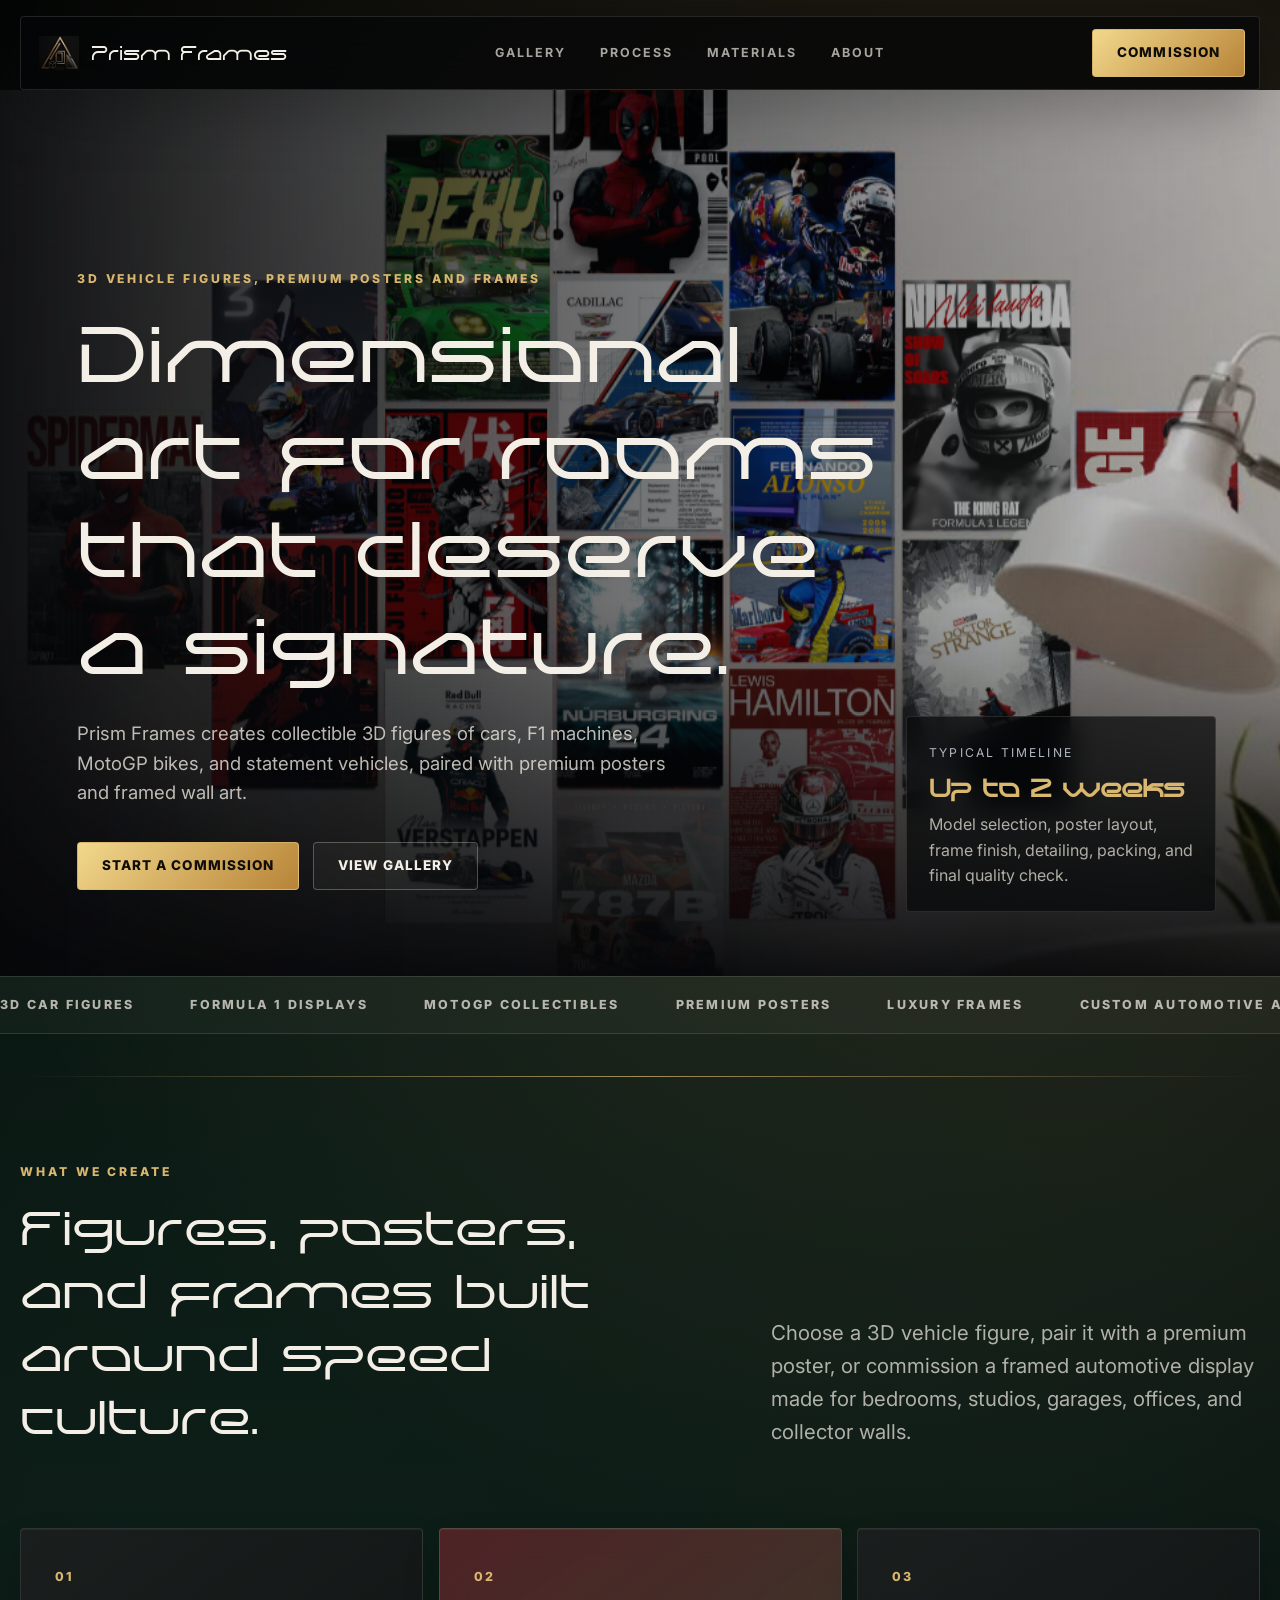
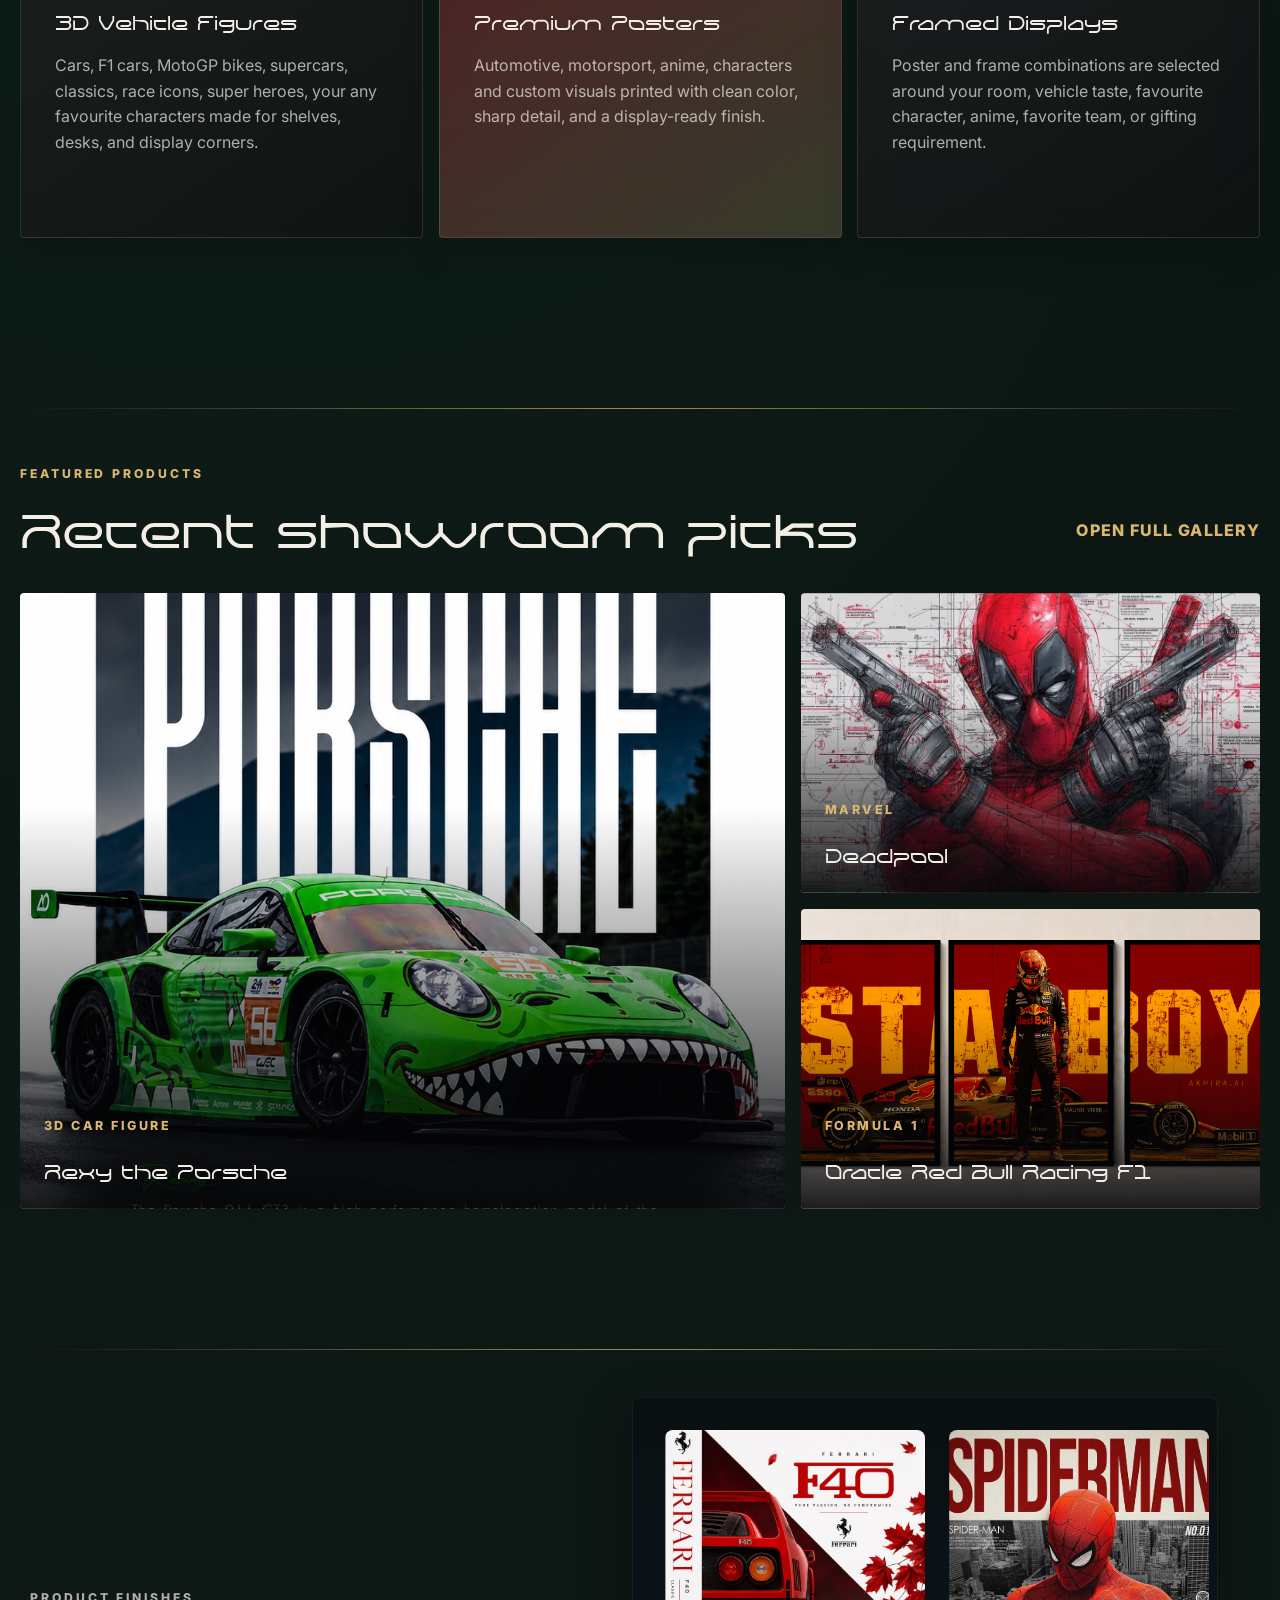
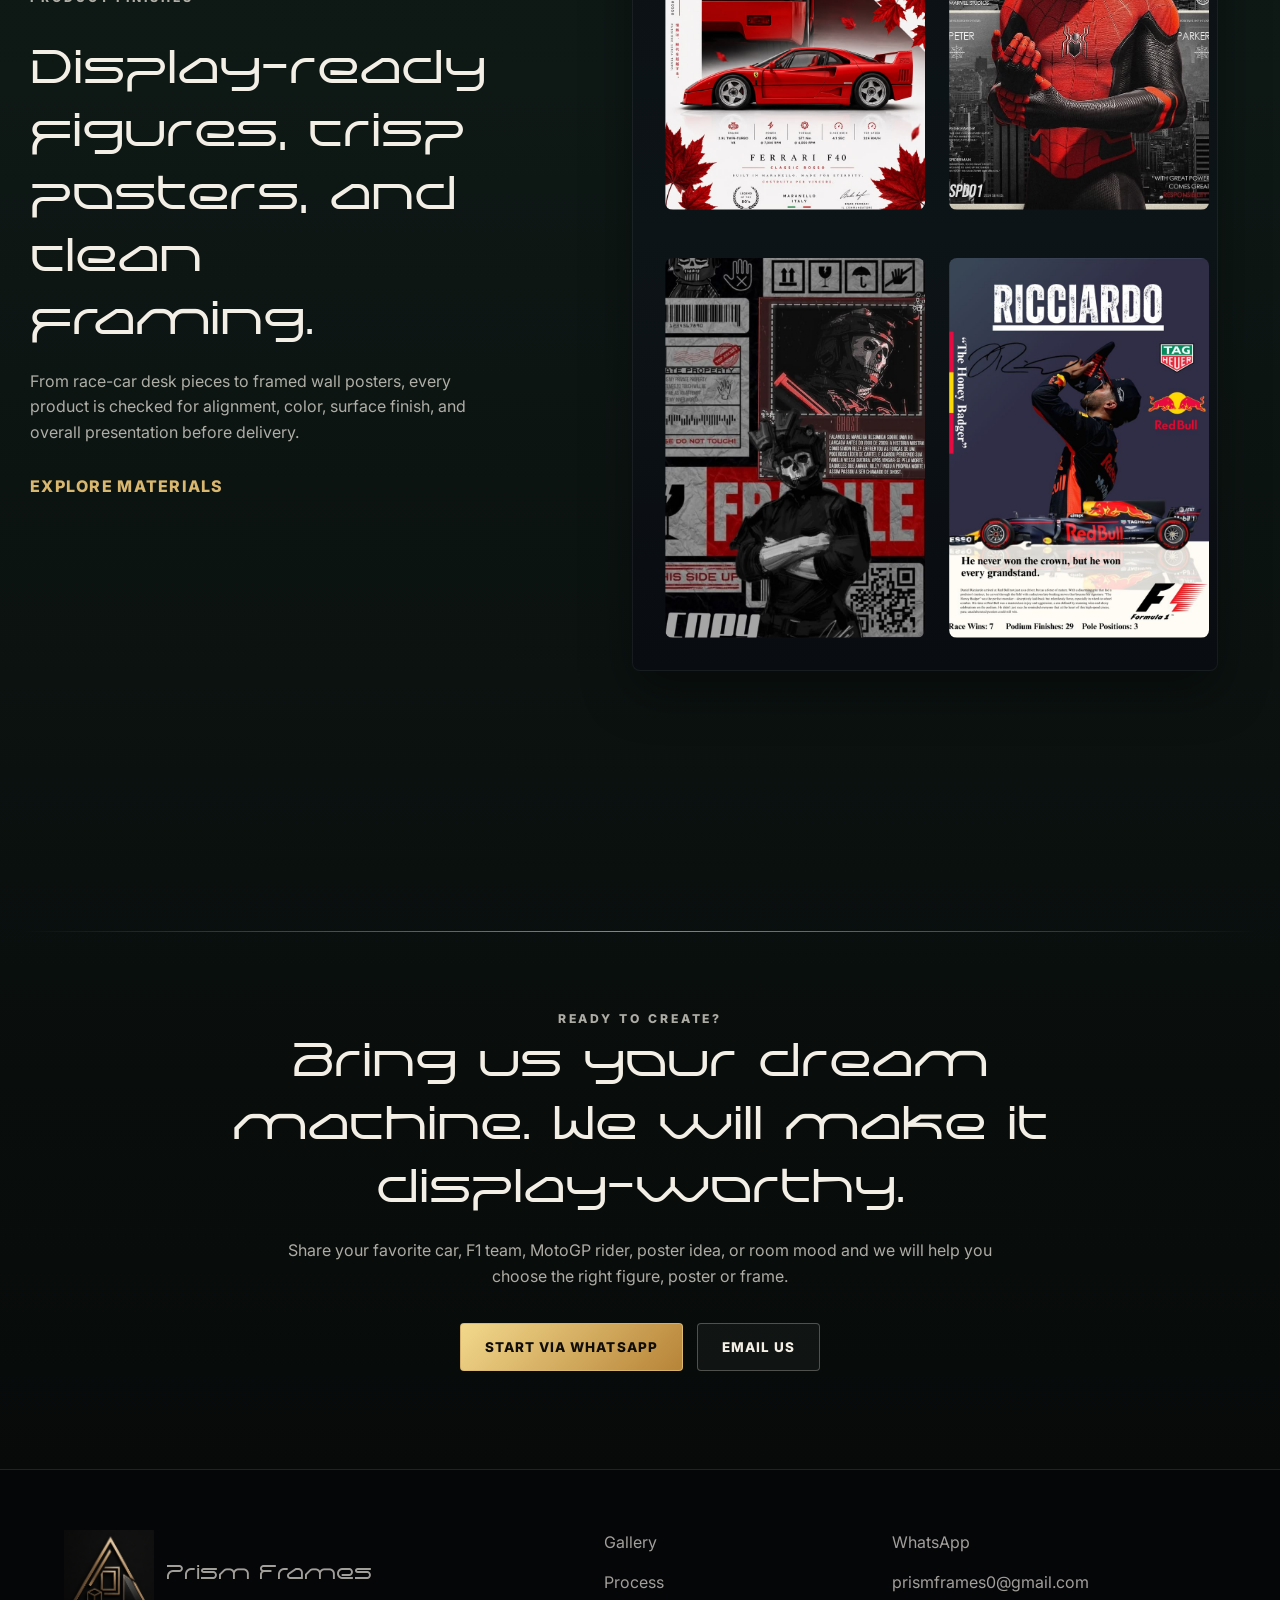
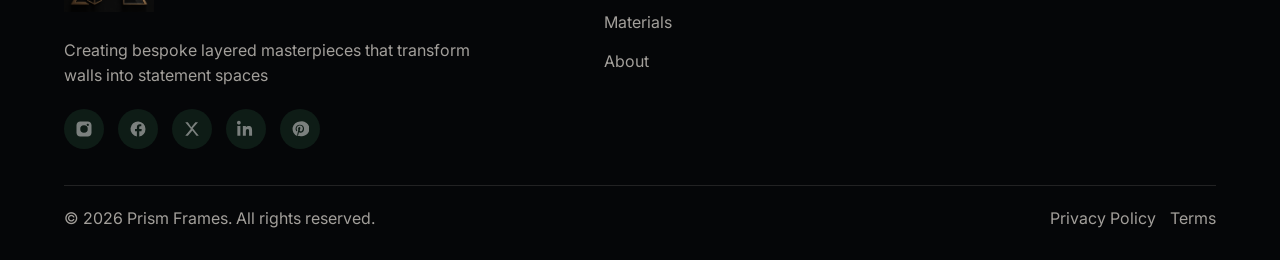
<file: index.html>
<!DOCTYPE html>
<html lang="en">
<head>
  <meta charset="UTF-8">
  <meta name="viewport" content="width=device-width, initial-scale=1.0">
  <title>Prism Frames | Diecast, Posters & Frames</title>
  <meta name="description" content="Welcome to Prism Frames. We specialize in custom display frames and PLA diecast models, collectibles, posters, and custom prints.">
  <link rel="icon" type="image/png" sizes="32x32" href="images/logo.png">
  <link rel="icon" type="image/png" sizes="16x16" href="images/logo.png">
  <link rel="apple-touch-icon" href="images/logo.png">
  <link rel="stylesheet" href="style.css">
  <link rel="preconnect" href="https://fonts.googleapis.com">
  <link rel="preconnect" href="https://fonts.gstatic.com" crossorigin>
  <link href="https://fonts.googleapis.com/css2?family=Inter:wght@300;400;500;600;700;800&display=swap" rel="stylesheet">
</head>
<body>
  <div class="site-shell">
    <header class="topbar">
      <a href="index.html" class="brand-wrap" aria-label="Prism Frames home">
        <img src="images/logo.png" alt="Prism Frames logo" class="brand-mark">
        <span class="brand-name">Prism Frames</span>
      </a>

      <nav class="site-nav" aria-label="Primary">
        <a href="gallery.html">Gallery</a>
        <a href="process.html">Process</a>
        <a href="materials.html">Materials</a>
        <a href="aboutus.html">About</a>
      </nav>

      <a href="https://wa.me/9709239892?text=Hello%20I%20want%20to%20start%20a%20custom%20Prism%20Frames%20commission" class="nav-cta">Commission</a>
    </header>

    <main>
      <section class="hero reveal" aria-labelledby="hero-title">
        <div class="hero-media" aria-hidden="true">
          <img src="images/hero.png" alt="">
        </div>
        <div class="hero-copy">
          <p class="eyebrow">3D vehicle figures, premium posters and frames</p>
          <h1 id="hero-title">Dimensional art for rooms that deserve a signature.</h1>
          <p class="hero-text">
            Prism Frames creates collectible 3D figures of cars, F1 machines, MotoGP bikes, and statement vehicles, paired with premium posters and framed wall art.
          </p>
          <div class="hero-actions">
            <a href="https://wa.me/9709239892?text=Hello%20I%20want%20to%20start%20a%20custom%20Prism%20Frames%20commission" class="primary-btn">Start a Commission</a>
            <a href="gallery.html" class="secondary-btn">View Gallery</a>
          </div>
        </div>
        <aside class="hero-spec">
          <span>Typical timeline</span>
          <strong>Up to 2 weeks</strong>
          <p>Model selection, poster layout, frame finish, detailing, packing, and final quality check.</p>
        </aside>
      </section>

      <section class="marquee-band" aria-label="Prism Frames highlights">
        <div class="marquee-track">
          <span>3D Car Figures</span>
          <span>Formula 1 Displays</span>
          <span>MotoGP Collectibles</span>
          <span>Premium Posters</span>
          <span>Luxury Frames</span>
          <span>Custom Automotive Art</span>
          <span>Race Room Decor</span>
          <span>Collector Gifts</span>
        </div>
      </section>

      <section class="intro-grid reveal">
        <div>
          <p class="eyebrow">What we create</p>
          <h2>Figures, posters, and frames built around speed culture.</h2>
        </div>
        <p>
          Choose a 3D vehicle figure, pair it with a premium poster, or commission a framed automotive display made for bedrooms, studios, garages, offices, and collector walls.
        </p>
      </section>

      <section class="craft-grid reveal" aria-label="Craft highlights">
        <article class="craft-card">
          <span>01</span>
          <h3>3D Vehicle Figures</h3>
          <p>Cars, F1 cars, MotoGP bikes, supercars, classics, race icons, super heroes, your any favourite characters made for shelves, desks, and display corners.</p>
        </article>
        <article class="craft-card featured">
          <span>02</span>
          <h3>Premium Posters</h3>
          <p>Automotive, motorsport, anime, characters and custom visuals printed with clean color, sharp detail, and a display-ready finish.</p>
        </article>
        <article class="craft-card">
          <span>03</span>
          <h3>Framed Displays</h3>
          <p>Poster and frame combinations are selected around your room, vehicle taste, favourite character, anime, favorite team, or gifting requirement.</p>
        </article>
      </section>

      <section class="showcase reveal" aria-labelledby="showcase-title">
        <div class="section-heading">
          <p class="eyebrow">Featured products</p>
          <h2 id="showcase-title">Recent showroom picks</h2>
          <a href="gallery.html" class="text-link">Open full gallery</a>
        </div>
        <div class="showcase-grid">
          <article class="showcase-card large">
            <img src="images/file_00000000d66081fa8501c045ffc40b6b.png" alt="Rexy the Porsche">
            <div><span>3D Car Figure</span><h3>Rexy the Porsche</h3></div>
          </article>
          <article class="showcase-card">
            <img src="images/download (12).jpg" alt="Deadpool">
            <div><span>Marvel</span><h3>Deadpool</h3></div>
          </article>
          <article class="showcase-card">
            <img src="images/3.png" alt="Oracle Red Bull Racing F1">
            <div><span>Formula 1</span><h3>Oracle Red Bull Racing F1</h3></div>
          </article>
        </div>
      </section>

      <section class="materials reveal">
        <div class="materials-copy">
          <p class="eyebrow">Product finishes</p>
          <h2>Display-ready figures, crisp posters, and clean framing.</h2>
          <p>
            From race-car desk pieces to framed wall posters, every product is checked for alignment, color, surface finish, and overall presentation before delivery.
          </p>
          <a href="materials.html" class="text-link">Explore materials</a>
        </div>
       <div class="materials-mosaic">

    <div class="poster">
        <img src="images/Ferrari F40.jpg" alt="">
    </div>

    <div class="poster">
        <img src="images/download (1).jpg" alt="">
    </div>

    <div class="poster">
        <img src="images/edtghdth.jpg" alt="">
    </div>

    <div class="poster">
        <img src="images/F1 Poster - Daniel Ricciardo Wall Art Print, Formula 1 Decor for Fans Enthusiasts Room.jpg" alt="">
    </div>

</div>
       
      </section>

      <section class="process-strip reveal" aria-label="Commission process">
        <article><span>01</span><strong>Pick category</strong></article>
        <article><span>02</span><strong>Choose model</strong></article>
        <article><span>03</span><strong>Select frame</strong></article>
        <article><span>04</span><strong>Final finish</strong></article>
      </section>

      <section class="cta-section reveal">
        <p class="eyebrow">Ready to create?</p>
        <h2>Bring us your dream machine. We will make it display-worthy.</h2>
        <p>
          Share your favorite car, F1 team, MotoGP rider, poster idea, or room mood and we will help you choose the right figure, poster or frame.
        </p>
        <div class="cta-actions">
          <a href="https://wa.me/9709239892?text=Hello%20I%20am%20interested%20in%20a%20custom%20artwork" class="primary-btn">Start via WhatsApp</a>
          <a href="mailto:prismframes0@gmail.com" class="secondary-btn">Email Us</a>
        </div>
      </section>
    </main>
  </div>

  <div class="lightbox" id="lightbox" aria-hidden="true">
    <img id="lightbox-img" alt="">
  </div>

 <footer class="site-footer">
  <div class="footer-grid">

    <!-- Left -->
    <div class="footer-left">
      <a href="index.html" class="footer-brand">
        <img src="images/logo2.png" alt="Prism Frames">
        <span>Prism Frames</span>
      </a>

      <p>
        Creating bespoke layered masterpieces that transform walls into statement spaces
      </p>

      <div class="social-icons">

        <a href="https://www.instagram.com/prism_frames" class="social">
          <svg viewBox="0 0 24 24">
            <path d="M7 2C4.2 2 2 4.2 2 7v10c0 2.8 2.2 5 5 5h10c2.8 0 5-2.2 5-5V7c0-2.8-2.2-5-5-5H7zm5 5a5 5 0 110 10 5 5 0 010-10zm6.5-.5a1.5 1.5 0 11-3.001-.001A1.5 1.5 0 0118.5 6.5z"/>
          </svg>
        </a>

        <a href="https://www.facebook.com/share/1DdJ3RttHo/" class="social">
          <svg viewBox="0 0 24 24">
            <path d="M22 12a10 10 0 10-11.5 9.9v-7H8v-3h2.5V9.5c0-2.5 1.5-3.9 3.7-3.9 1.1 0 2.2.2 2.2.2v2.4h-1.2c-1.2 0-1.6.7-1.6 1.5V12H17l-.4 3h-2.9v7A10 10 0 0022 12z"/>
          </svg>
        </a>

        <a href="https://x.com/Prism_Frames" class="social">
          <svg viewBox="0 0 24 24">
            <path d="M3 3l7.5 9L3 21h3.5l6-7 5.5 7H21l-8-10 7-8h-3.5l-5.5 6.5L6.5 3z"/>
          </svg>
        </a>

        <a href="https://www.linkedin.com/in/prism-frame" class="social">
          <svg viewBox="0 0 24 24">
            <path d="M4.98 3.5C4.98 4.9 3.9 6 2.5 6S0 4.9 0 3.5 1.1 1 2.5 1 4.98 2.1 4.98 3.5zM.5 8h4v13h-4V8zm7.5 0h3.8v1.8h.1c.5-.9 1.8-1.8 3.6-1.8 3.9 0 4.6 2.6 4.6 6V21h-4v-5.7c0-1.4 0-3.2-2-3.2s-2.3 1.5-2.3 3.1V21h-4V8z"/>
          </svg>
        </a>

        <a href="https://pin.it/6eD6Xd6Yu" class="social">
          <svg viewBox="0 0 24 24">
            <path d="M12 2a10 10 0 00-3.6 19.3c-.1-.8-.2-2 .1-2.8l1.3-5.5s-.3-.6-.3-1.4c0-1.3.8-2.3 1.8-2.3.8 0 1.2.6 1.2 1.3 0 .8-.5 2-.8 3.1-.2.9.4 1.6 1.3 1.6 1.6 0 2.8-1.7 2.8-4.2 0-2.2-1.6-3.8-4-3.8-2.7 0-4.3 2-4.3 4.1 0 .8.3 1.7.7 2.1.1.1.1.2.1.3l-.3 1.2c0 .2-.2.2-.3.1-1-.5-1.6-2.1-1.6-3.4 0-2.8 2-5.3 5.8-5.3 3.1 0 5.5 2.2 5.5 5.1 0 3.1-2 5.6-4.7 5.6-.9 0-1.8-.5-2.1-1l-.6 2.4c-.2.8-.7 1.8-1 2.4.8.2 1.6.3 2.5.3A10 10 0 1012 2z"/>
          </svg>
        </a>

      </div>
    </div>

    <!-- Center -->
    <nav class="footer-links" aria-label="Footer">
      <a href="gallery.html">Gallery</a>
      <a href="process.html">Process</a>
      <a href="materials.html">Materials</a>
      <a href="aboutus.html">About</a>
    </nav>

    <!-- Right -->
    <div class="footer-contact">
      <a href="https://wa.me/9709239892">WhatsApp</a>
      <a href="mailto:prismframes0@gmail.com">prismframes0@gmail.com</a>
    </div>

  </div>

  <div class="footer-bottom">
    <p>&copy; 2026 Prism Frames. All rights reserved.</p>

    <div>
      <a href="privacy.html">Privacy Policy</a>
      <a href="terms.html">Terms</a>
    </div>
  </div>
</footer>

  <script src="script.js"></script>
</body>
</html>
</file>
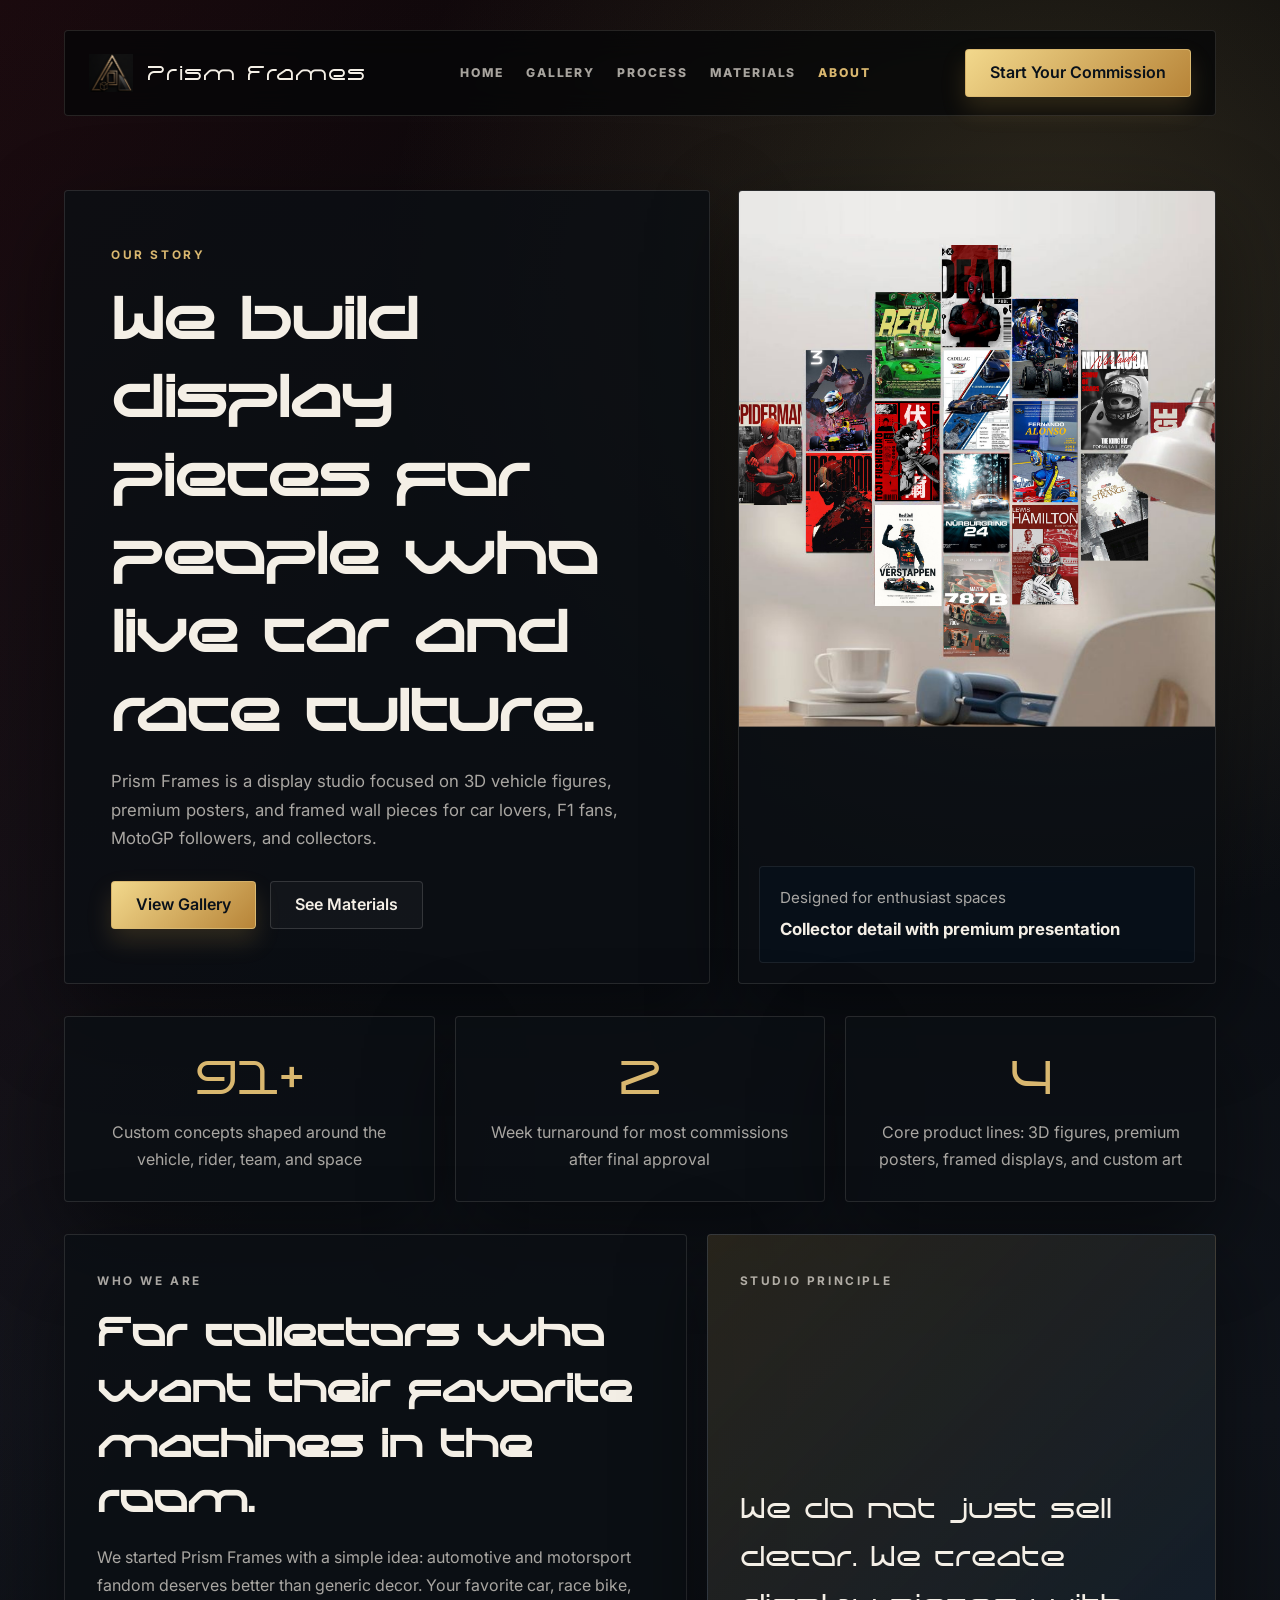
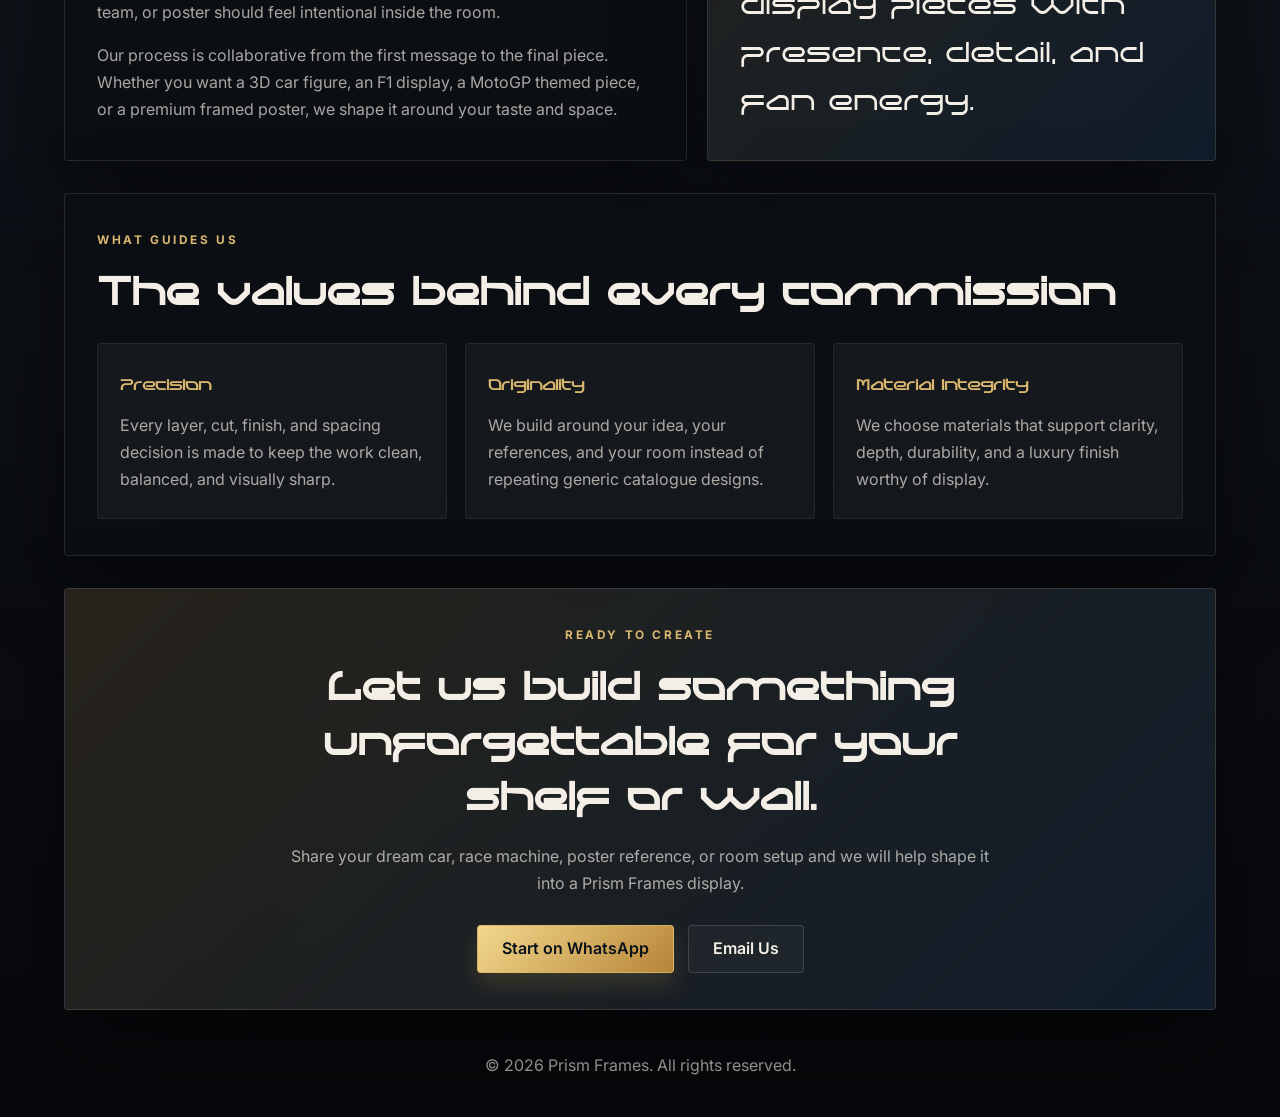
<file: aboutus.html>
<!DOCTYPE html>
<html lang="en">
<head>
  <meta charset="UTF-8">
  <meta name="viewport" content="width=device-width, initial-scale=1.0">
  <title>About Us | Prism Frames</title>
  <meta name="description" content="The story behind Prism Frames. Discover our dedication to creating the best custom framing solutions for hobbyists and collectors.">
  <link rel="icon" type="image/png" sizes="32x32" href="images/logo.png">
  <link rel="icon" type="image/png" sizes="16x16" href="images/logo.png">
  <link rel="apple-touch-icon" href="images/logo.png">
  <link rel="stylesheet" href="aboutus.css">
</head>
<body>
  <header class="topbar">
    <a href="index.html" class="brand-wrap" aria-label="Prism Frames home">
      <img src="images/logo.png" alt="Prism Frames logo" class="brand-mark">
      <span class="brand-name">Prism Frames</span>
    </a>

    <nav class="site-nav" aria-label="Primary">
      <a href="index.html">Home</a>
      <a href="gallery.html">Gallery</a>
      <a href="process.html">Process</a>
      <a href="materials.html">Materials</a>
      <a href="aboutus.html" aria-current="page">About</a>
    </nav>

    <a href="https://wa.me/9709239892" class="nav-cta">Start Your Commission</a>
  </header>

  <main>
    <section class="hero reveal">
      <div class="hero-copy">
        <p class="eyebrow">Our Story</p>
        <h1>We build display pieces for people who live car and race culture.</h1>
        <p class="lead">
          Prism Frames is a display studio focused on 3D vehicle figures,
          premium posters, and framed wall pieces for car lovers, F1 fans,
          MotoGP followers, and collectors.
        </p>
        <div class="hero-actions">
          <a href="gallery.html" class="primary-btn">View Gallery</a>
          <a href="materials.html" class="secondary-btn">See Materials</a>
        </div>
      </div>

      <div class="hero-card">
        <img src="images/hero.png" alt="Formula 1 inspired Prism Frames display artwork">
        <div class="hero-card-panel">
          <p>Designed for enthusiast spaces</p>
          <strong>Collector detail with premium presentation</strong>
        </div>
      </div>
    </section>

    <section class="stats reveal" aria-label="Studio highlights">
      <article class="stat-card">
        <span class="stat-number" data-target="100">0</span>
        <p>Custom concepts shaped around the vehicle, rider, team, and space</p>
      </article>
      <article class="stat-card">
        <span class="stat-number" data-target="2">0</span>
        <p>Week turnaround for most commissions after final approval</p>
      </article>
      <article class="stat-card">
        <span class="stat-number" data-target="4">0</span>
        <p>Core product lines: 3D figures, premium posters, framed displays, and custom art</p>
      </article>
    </section>

    <section class="story-grid reveal">
      <article class="story-panel">
        <p class="section-label">Who We Are</p>
        <h2>For collectors who want their favorite machines in the room.</h2>
        <p>
          We started Prism Frames with a simple idea: automotive and motorsport
          fandom deserves better than generic decor. Your favorite car, race bike,
          team, or poster should feel intentional inside the room.
        </p>
        <p>
          Our process is collaborative from the first message to the final piece.
          Whether you want a 3D car figure, an F1 display, a MotoGP themed piece,
          or a premium framed poster, we shape it around your taste and space.
        </p>
      </article>

      <aside class="quote-panel">
        <p class="section-label">Studio Principle</p>
        <blockquote>
          We do not just sell decor. We create display pieces with presence, detail, and fan energy.
        </blockquote>
      </aside>
    </section>

    <section class="values reveal">
      <div class="section-heading">
        <p class="section-label">What Guides Us</p>
        <h2>The values behind every commission</h2>
      </div>

      <div class="value-grid">
        <article class="value-card">
          <h3>Precision</h3>
          <p>
            Every layer, cut, finish, and spacing decision is made to keep the work
            clean, balanced, and visually sharp.
          </p>
        </article>

        <article class="value-card">
          <h3>Originality</h3>
          <p>
            We build around your idea, your references, and your room instead of
            repeating generic catalogue designs.
          </p>
        </article>

        <article class="value-card">
          <h3>Material Integrity</h3>
          <p>
            We choose materials that support clarity, depth, durability, and a luxury
            finish worthy of display.
          </p>
        </article>
      </div>
    </section>

    <section class="cta reveal">
      <p class="section-label">Ready To Create</p>
        <h2>Let us build something unforgettable for your shelf or wall.</h2>
      <p>
        Share your dream car, race machine, poster reference, or room setup and we
        will help shape it into a Prism Frames display.
      </p>
      <div class="cta-actions">
        <a href="https://wa.me/9709239892?text=Hello%20I%20want%20to%20start%20a%20custom%20commission" class="primary-btn">Start on WhatsApp</a>
        <a href="mailto:prismframes0@gmail.com" class="secondary-btn">Email Us</a>
      </div>
    </section>
  </main>

  <footer class="site-footer">
    <p>&copy; 2026 Prism Frames. All rights reserved.</p>
  </footer>

  <script src="aboutus.js"></script>
</body>
</html>
</file>
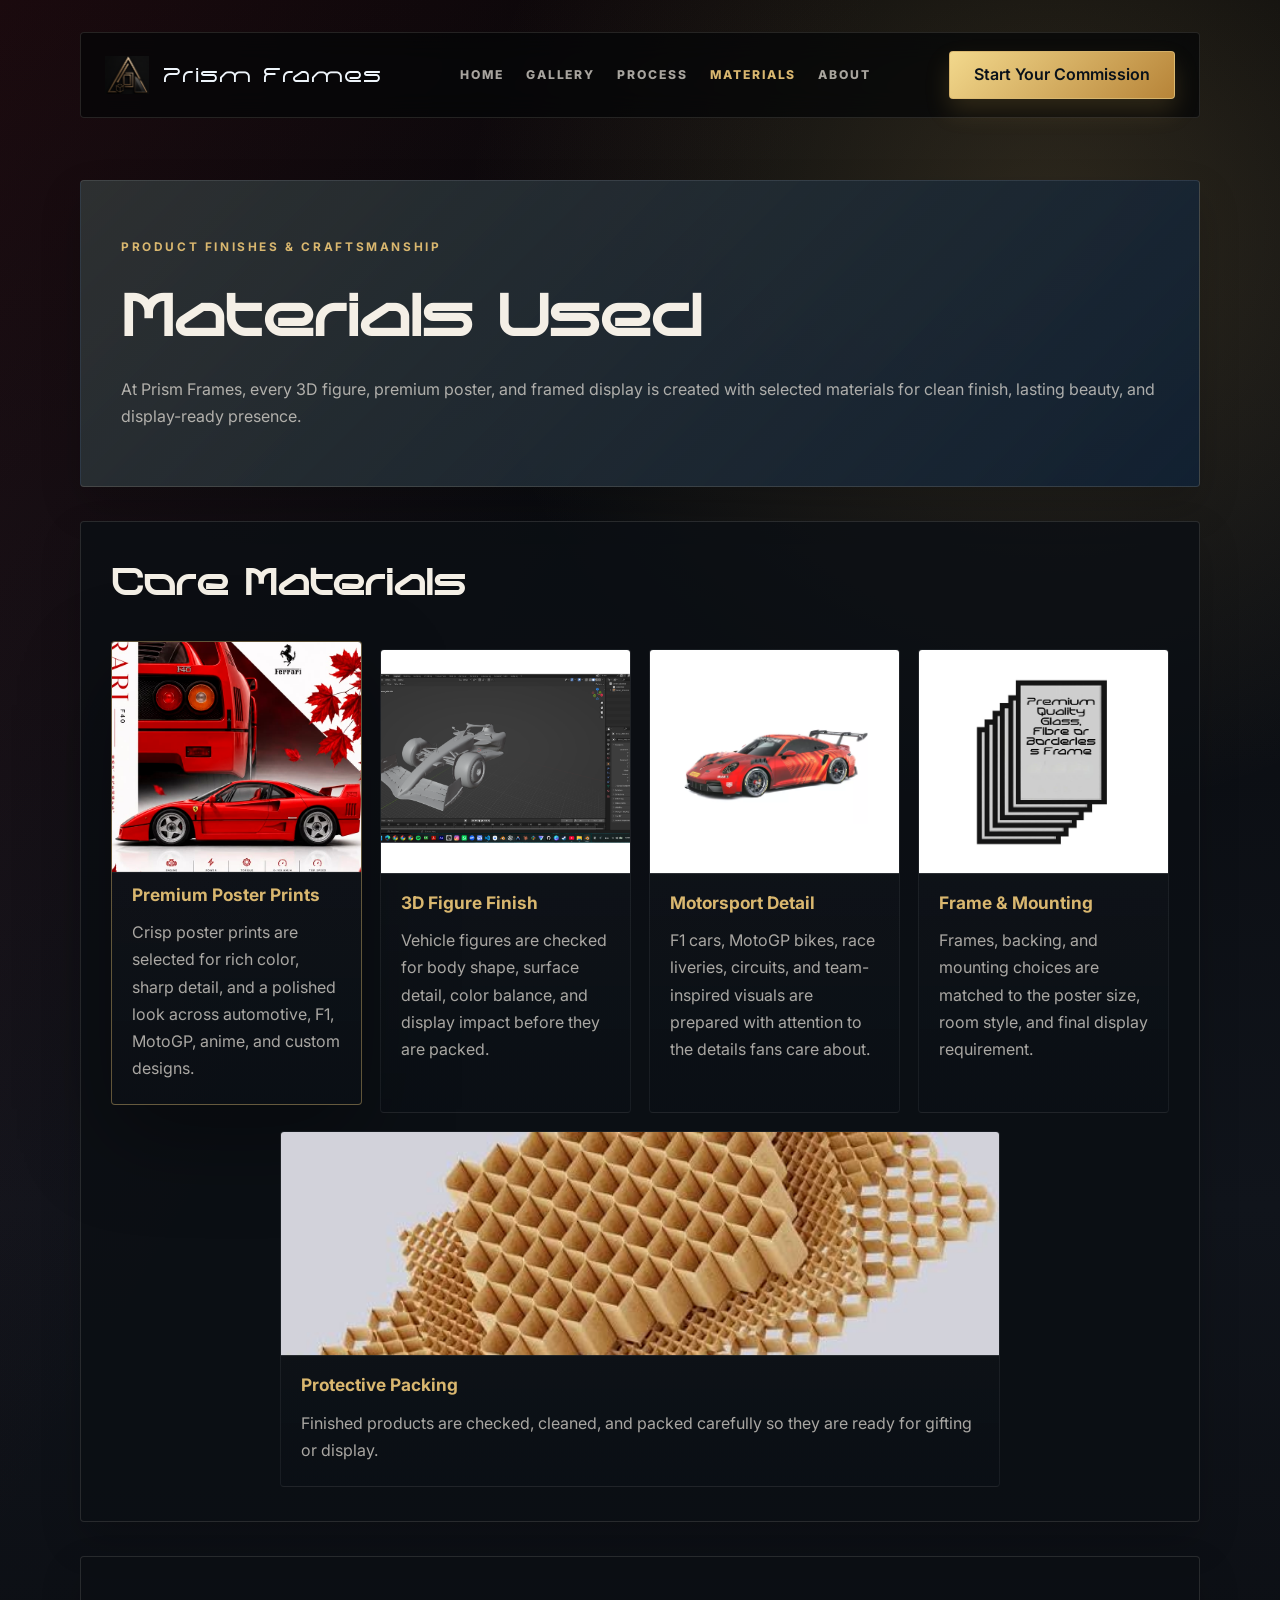
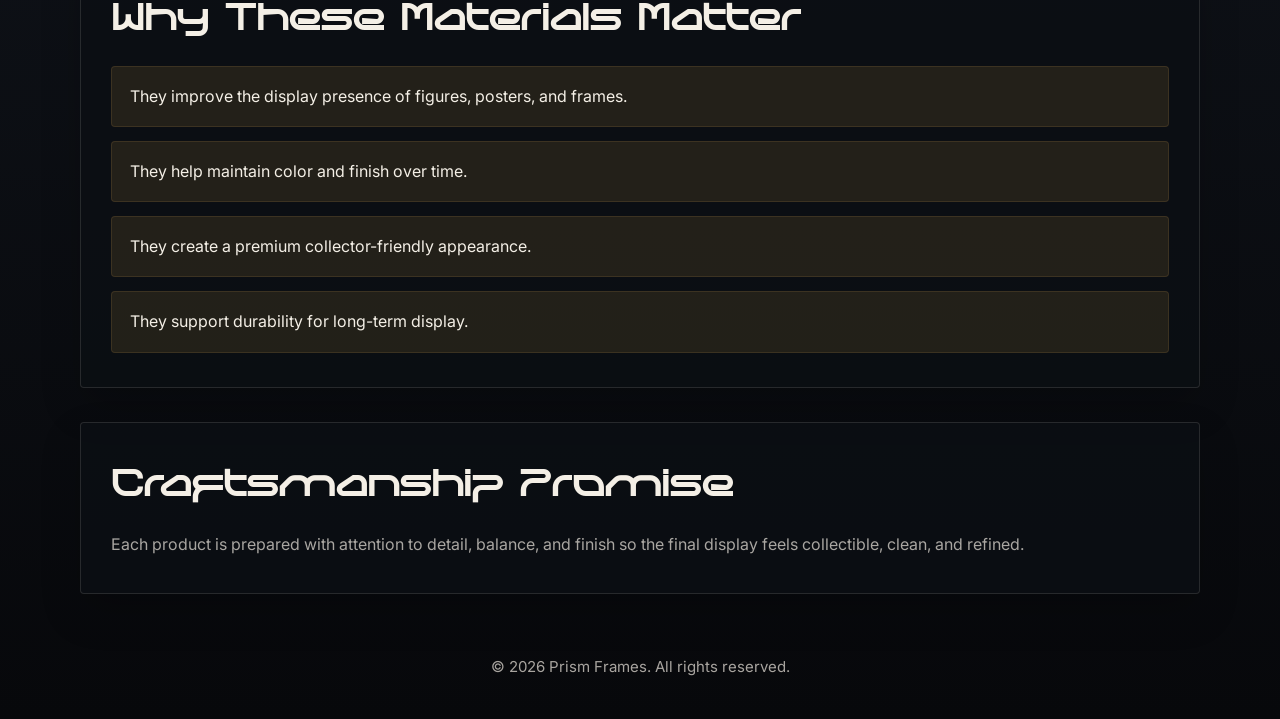
<file: materials.html>
<!DOCTYPE html>
<html lang="en">
<head>
  <meta charset="UTF-8">
  <meta name="viewport" content="width=device-width, initial-scale=1.0">
  <title>Product Finishes | Prism Frames</title>
  <meta name="description" content="Browse our premium product finishes and display materials. Find the perfect look for your diecast cases and poster borders.">
  <link rel="icon" type="image/png" sizes="32x32" href="images/logo.png">
  <link rel="icon" type="image/png" sizes="16x16" href="images/logo.png">
  <link rel="apple-touch-icon" href="images/logo.png">
  <link rel="stylesheet" href="materials.css">
</head>
<body>
  <header class="topbar">
    <a href="index.html" class="brand-wrap" aria-label="Prism Frames home">
      <img src="images/logo.png" alt="Prism Frames logo" class="brand-mark">
      <span class="brand-name">Prism Frames</span>
    </a>

    <nav class="site-nav" aria-label="Primary">
      <a href="index.html">Home</a>
      <a href="gallery.html">Gallery</a>
      <a href="process.html">Process</a>
      <a href="materials.html" aria-current="page">Materials</a>
      <a href="aboutus.html">About</a>
    </nav>

    <a href="https://wa.me/9709239892" class="nav-cta">Start Your Commission</a>
  </header>

  <main>
    <section>
      <p>Product Finishes & Craftsmanship</p>
      <h1>Materials Used</h1>
      <p>
        At Prism Frames, every 3D figure, premium poster, and framed display is
        created with selected materials for clean finish, lasting beauty, and
        display-ready presence.
      </p>
    </section>

    <section>
      <h2>Core Materials</h2>
      <article tabindex="0" aria-label="Premium Glass material card">
        <img src="images/Ferrari F40.jpg" alt="Premium poster print used in Prism Frames artwork">
        <h3>Premium Poster Prints</h3>
        <p>
          Crisp poster prints are selected for rich color, sharp detail, and a
          polished look across automotive, F1, MotoGP, anime, and custom designs.
        </p>
      </article>

      <article tabindex="0" aria-label="Acrylic Colors material card">
        <img src="images/Screenshot 2026-08-29 224818.png" alt="3D vehicle figure finish used in Prism Frames products">
        <h3>3D Figure Finish</h3>
        <p>
          Vehicle figures are checked for body shape, surface detail, color balance,
          and display impact before they are packed.
        </p>
      </article>

      <article tabindex="0" aria-label="Metallic Sheets material card">
        <img src="images/carmodel.png" alt="Formula 1 display finish used in Prism Frames artwork">
        <h3>Motorsport Detail</h3>
        <p>
          F1 cars, MotoGP bikes, race liveries, circuits, and team-inspired visuals
          are prepared with attention to the details fans care about.
        </p>
      </article>

      <article tabindex="0" aria-label="Adhesive Layers material card">
        <img src="images/shopping.png" alt="Framed poster display materials used in Prism Frames artwork">
        <h3>Frame & Mounting</h3>
        <p>
          Frames, backing, and mounting choices are matched to the poster size,
          room style, and final display requirement.
        </p>
      </article>

      <article tabindex="0" aria-label="Protective Backing material card">
        <img src="images/images.jpg" alt="Protective packing and finished Prism Frames display">
        <h3>Protective Packing</h3>
        <p>
          Finished products are checked, cleaned, and packed carefully so they are
          ready for gifting or display.
        </p>
      </article>
    </section>

    <section>
      <h2>Why These Materials Matter</h2>
      <ul>
        <li>They improve the display presence of figures, posters, and frames.</li>
        <li>They help maintain color and finish over time.</li>
        <li>They create a premium collector-friendly appearance.</li>
        <li>They support durability for long-term display.</li>
      </ul>
    </section>

    <section>
      <h2>Craftsmanship Promise</h2>
      <p>
        Each product is prepared with attention to detail, balance, and finish so
        the final display feels collectible, clean, and refined.
      </p>
    </section>
  </main>

  <footer class="site-footer">
    <p>&copy; 2026 Prism Frames. All rights reserved.</p>
  </footer>
  <script src="materials.js"></script>
</body>
</html>
</file>
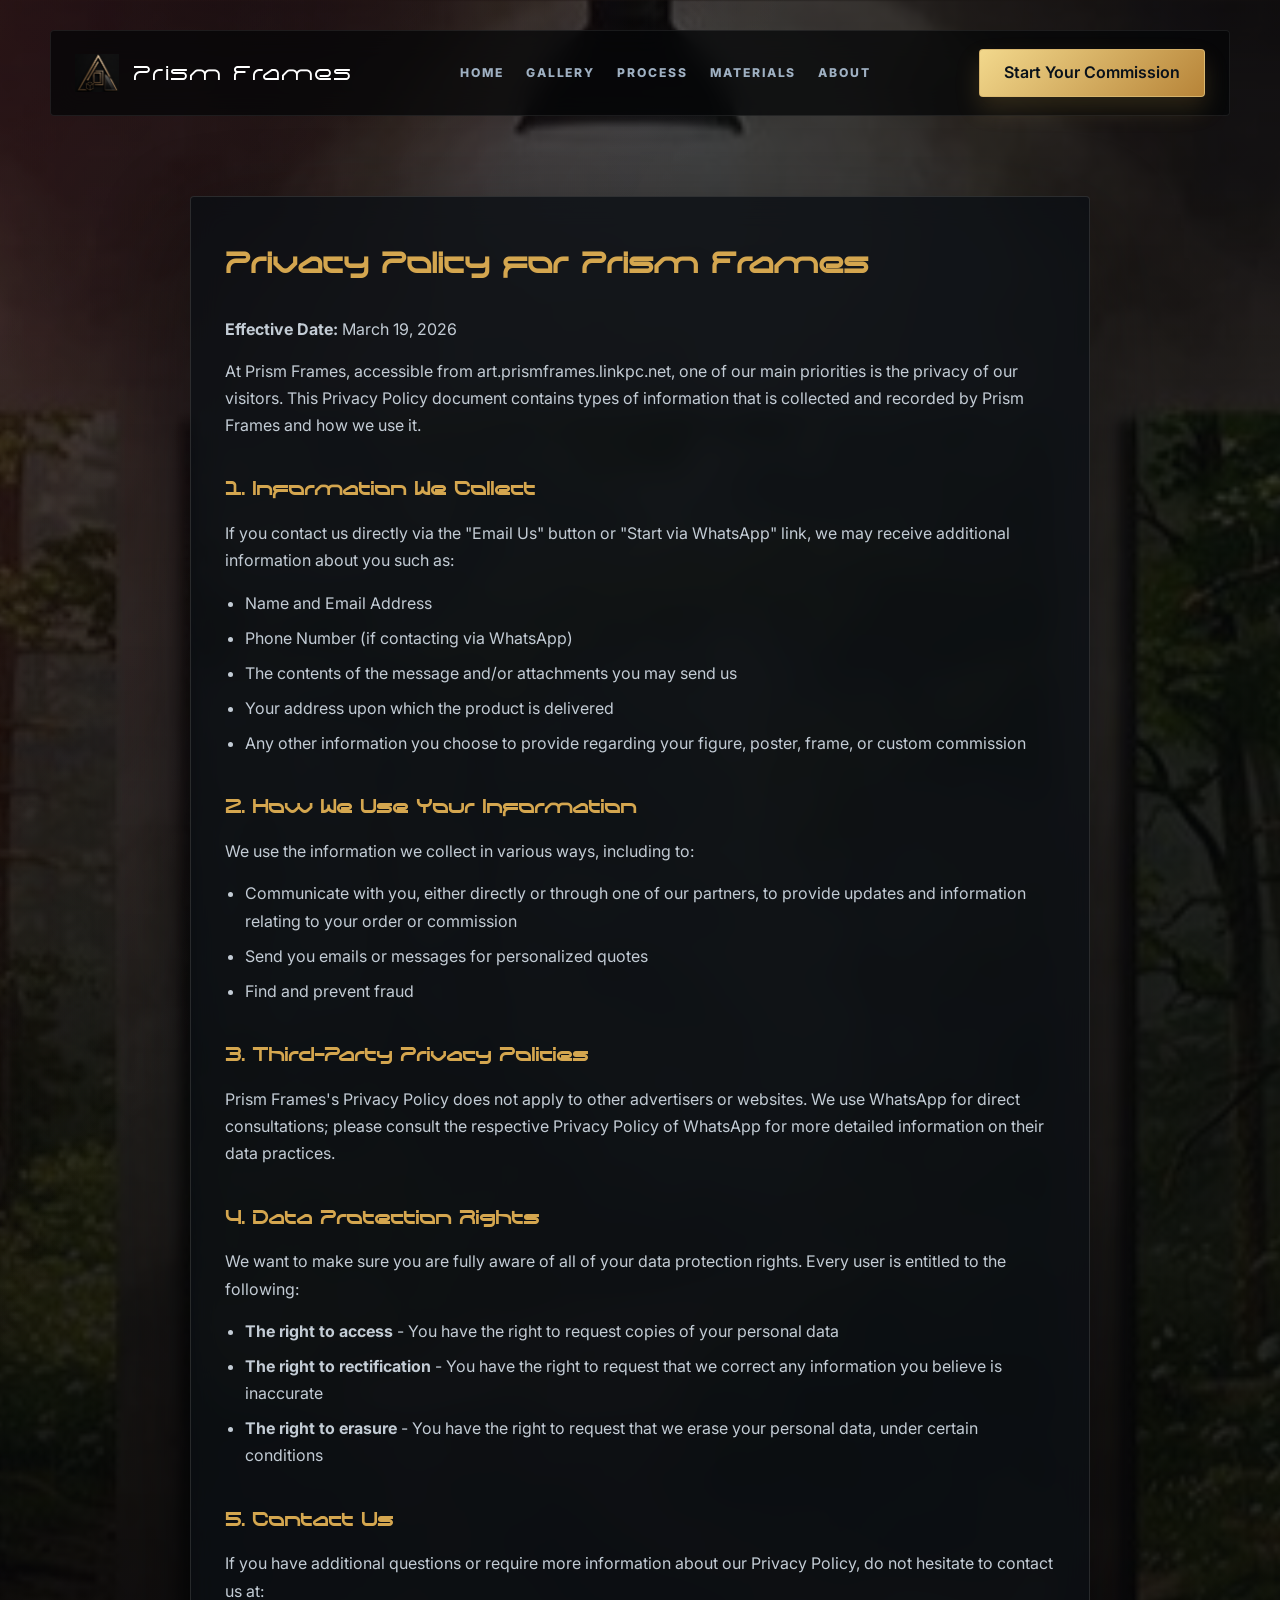
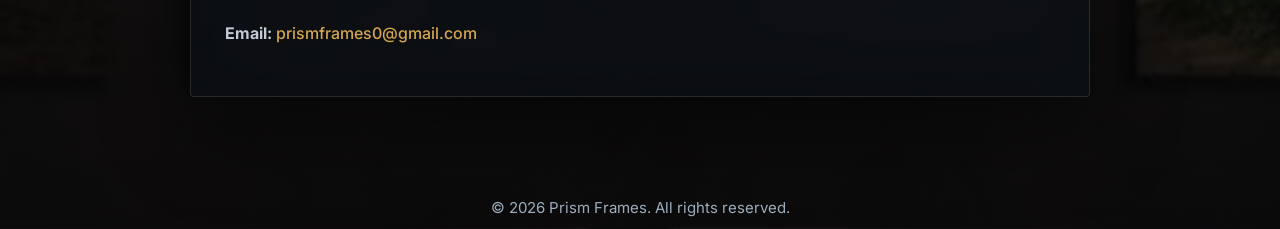
<file: privacy.html>
<!DOCTYPE html>
<html lang="en">
<head>
<meta charset="UTF-8">
<meta name="viewport" content="width=device-width, initial-scale=1.0">

<title>Privacy Policy | Prism Frames</title>
<link rel="icon" type="image/png" sizes="32x32" href="images/logo.png">
<link rel="icon" type="image/png" sizes="16x16" href="images/logo.png">
<link rel="apple-touch-icon" href="images/logo.png">
<link rel="stylesheet" href="privacy.css">
<link href="https://fonts.googleapis.com/css2?family=Inter:wght@300;400;600&display=swap" rel="stylesheet">

</head>

<body>

<header class="topbar">
<a href="index.html" class="brand-wrap" aria-label="Prism Frames home">
<img src="images/logo.png" alt="Prism Frames logo" class="brand-mark">
<span class="brand-name">Prism Frames</span>
</a>

<nav class="site-nav" aria-label="Primary">
<a href="index.html">Home</a>
<a href="gallery.html">Gallery</a>              

<a href="process.html">Process</a>
<a href="materials.html">Materials</a>
<a href="aboutus.html">About</a>
</nav>

<a href="https://wa.me/9709239892" class="nav-cta">Start Your Commission</a>
</header>

<div class="policy-container">

<h1>Privacy Policy for Prism Frames</h1>

<p><strong>Effective Date:</strong> March 19, 2026</p>

<p>
At Prism Frames, accessible from art.prismframes.linkpc.net, one of our main priorities is the privacy of our visitors. 
This Privacy Policy document contains types of information that is collected and recorded by Prism Frames and how we use it.
</p>

<h2>1. Information We Collect</h2>

<p>If you contact us directly via the "Email Us" button or "Start via WhatsApp" link, we may receive additional information about you such as:</p>

<ul>
<li>Name and Email Address</li>
<li>Phone Number (if contacting via WhatsApp)</li>
<li>The contents of the message and/or attachments you may send us</li>
<li>Your address upon which the product is delivered</li>
<li>Any other information you choose to provide regarding your figure, poster, frame, or custom commission</li>
</ul>

<h2>2. How We Use Your Information</h2>

<p>We use the information we collect in various ways, including to:</p>

<ul>
<li>Communicate with you, either directly or through one of our partners, to provide updates and information relating to your order or commission</li>
<li>Send you emails or messages for personalized quotes</li>
<li>Find and prevent fraud</li>
</ul>

<h2>3. Third-Party Privacy Policies</h2>

<p>
Prism Frames's Privacy Policy does not apply to other advertisers or websites. 
We use WhatsApp for direct consultations; please consult the respective Privacy Policy of WhatsApp for more detailed information on their data practices.
</p>

<h2>4. Data Protection Rights</h2>

<p>We want to make sure you are fully aware of all of your data protection rights. Every user is entitled to the following:</p>

<ul>
<li><strong>The right to access</strong> - You have the right to request copies of your personal data</li>
<li><strong>The right to rectification</strong> - You have the right to request that we correct any information you believe is inaccurate</li>
<li><strong>The right to erasure</strong> - You have the right to request that we erase your personal data, under certain conditions</li>
</ul>

<h2>5. Contact Us</h2>

<p>
If you have additional questions or require more information about our Privacy Policy, do not hesitate to contact us at:
</p>

<p><strong>Email:</strong> 
<a href="mailto:prismframes0@gmail.com" class="email-link">
prismframes0@gmail.com
</a>
</p>

</div>

<footer class="site-footer">
<p>&copy; 2026 Prism Frames. All rights reserved.</p>
</footer>

<script src="privacy.js"></script>

</body>
</html>
</file>
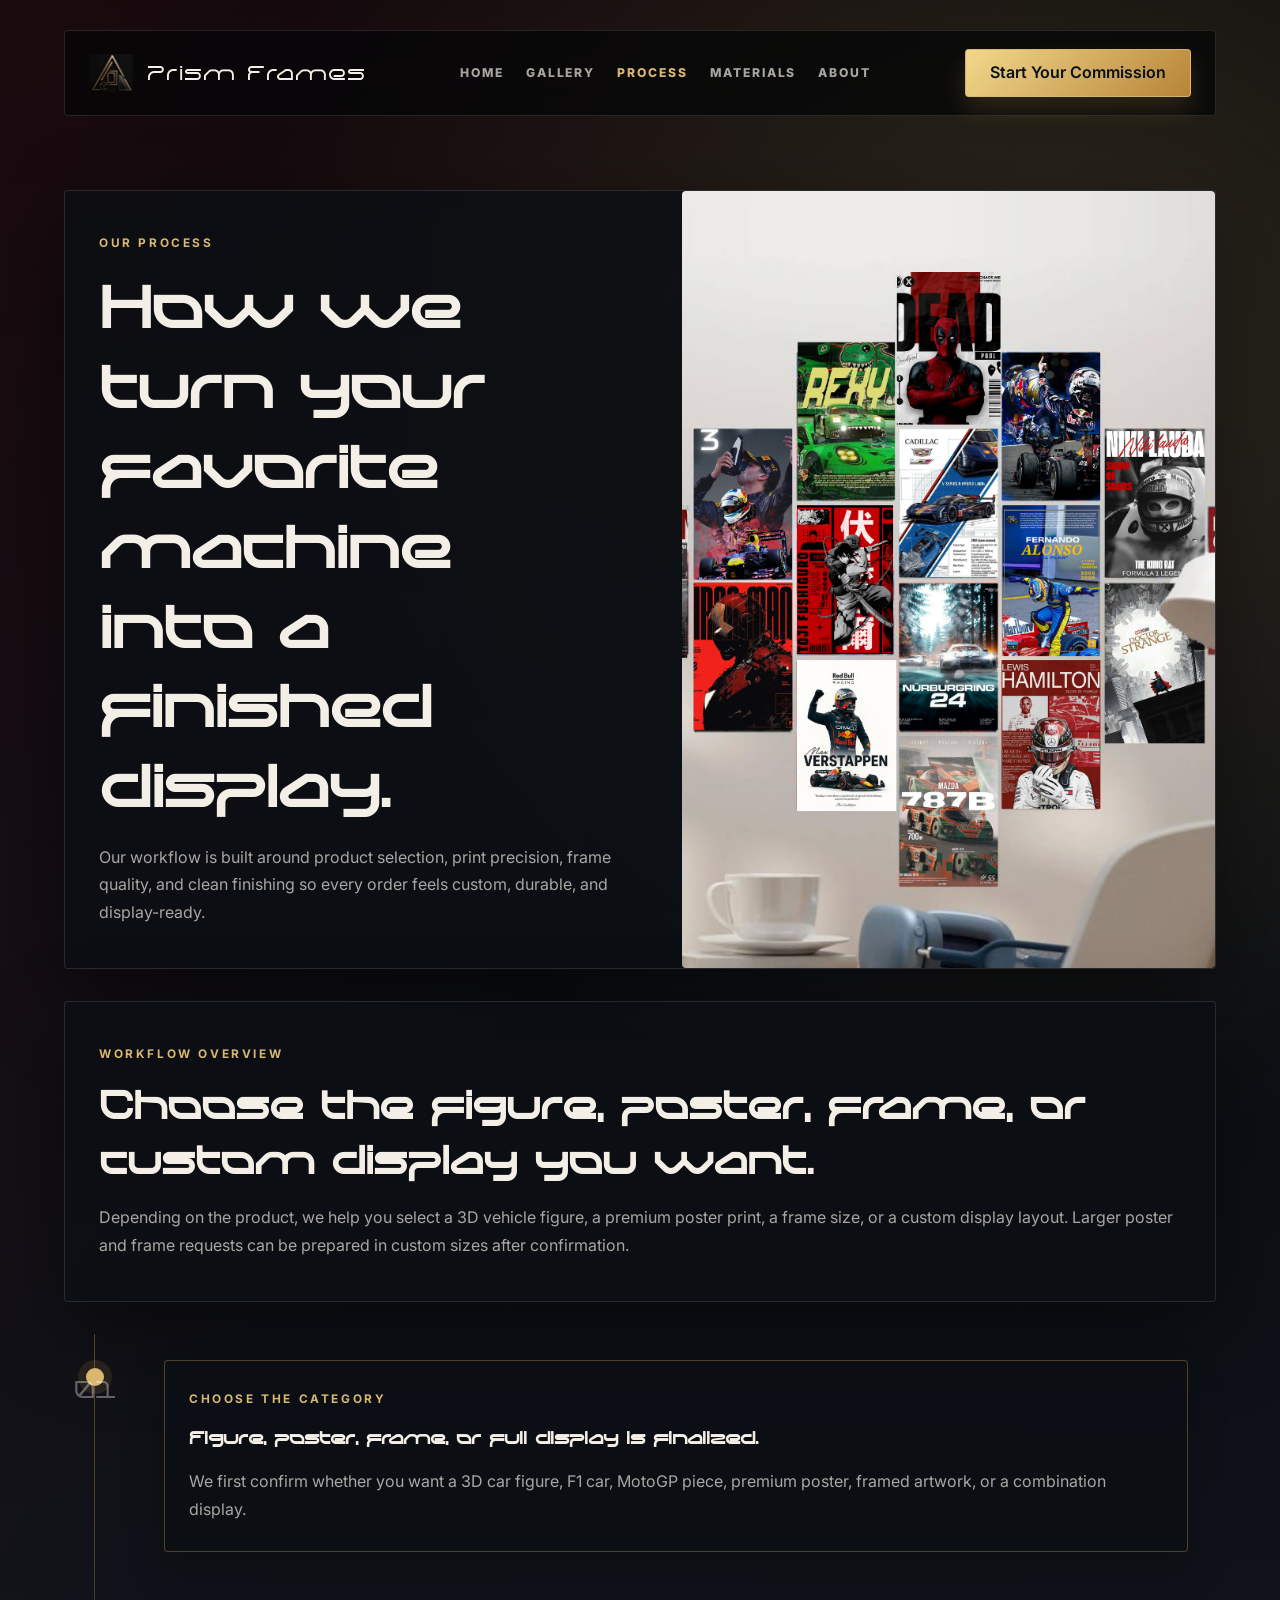
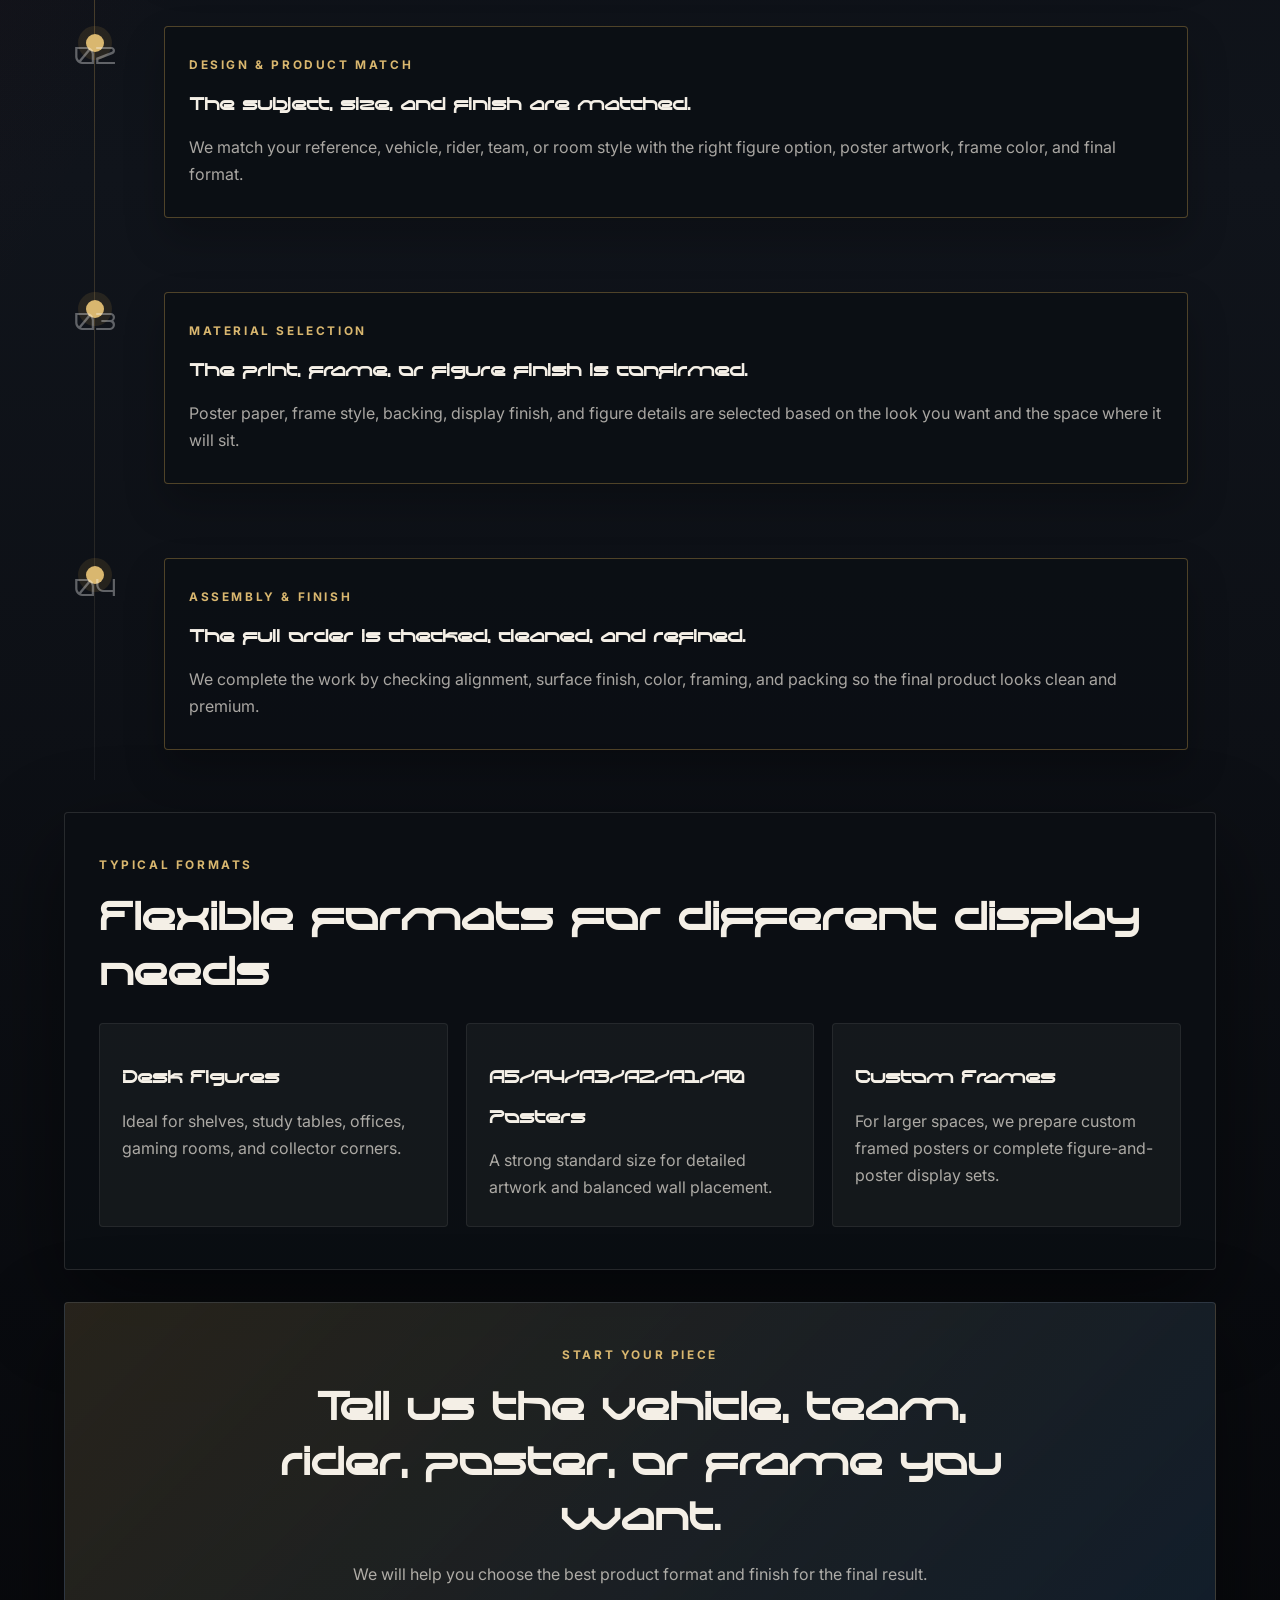
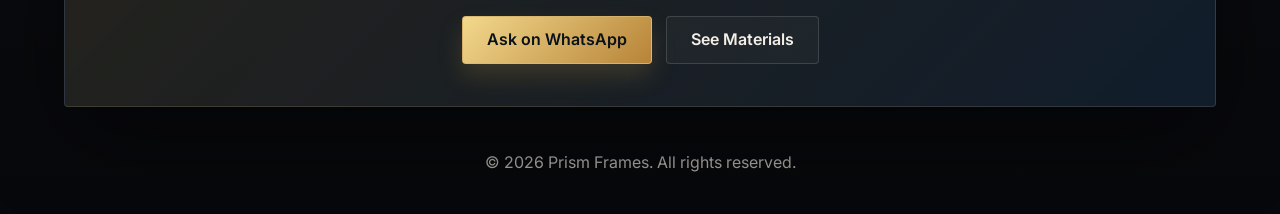
<file: process.html>
<!DOCTYPE html>
<html lang="en">
<head>
  <meta charset="UTF-8">
  <meta name="viewport" content="width=device-width, initial-scale=1.0">
  <title>Process | Prism Frames</title>
   <meta name="description" content="How we build our custom frames. Learn about our precise cutting, assembly, and materials used for diecast and poster frames.">
  <link rel="icon" type="image/png" sizes="32x32" href="images/logo.png">
  <link rel="icon" type="image/png" sizes="16x16" href="images/logo.png">
  <link rel="apple-touch-icon" href="images/logo.png">
  <link rel="stylesheet" href="process.css">
</head>
<body>
  <header class="topbar">
    <a href="index.html" class="brand-wrap" aria-label="Prism Frames home">
      <img src="images/logo.png" alt="Prism Frames logo" class="brand-mark">
      <span class="brand-name">Prism Frames</span>
    </a>

    <nav class="site-nav" aria-label="Primary">
      <a href="index.html">Home</a>
      <a href="gallery.html">Gallery</a>
      <a href="process.html" aria-current="page">Process</a>
      <a href="materials.html">Materials</a>
      <a href="aboutus.html">About</a>
    </nav>

    <a href="https://wa.me/9709239892" class="nav-cta">Start Your Commission</a>
  </header>

  <main>
    <section class="hero reveal">
      <div class="hero-copy">
        <p class="eyebrow">Our Process</p>
        <h1>How we turn your favorite machine into a finished display.</h1>
        <p class="lead">
          Our workflow is built around product selection, print precision, frame
          quality, and clean finishing so every order feels custom, durable, and display-ready.
        </p>
      </div>

      <div class="hero-visual">
        <img src="images/hero.png" alt="Prism Frames process and finished motorsport poster">
      </div>
    </section>

    <section class="intro reveal">
      <p class="section-label">Workflow Overview</p>
      <h2>Choose the figure, poster, frame, or custom display you want.</h2>
      <p>
        Depending on the product, we help you select a 3D vehicle figure, a premium
        poster print, a frame size, or a custom display layout. Larger poster and
        frame requests can be prepared in custom sizes after confirmation.
      </p>
    </section>

    <section class="timeline reveal">
      <article class="process-step">
        <span>01</span>
        <div>
          <p class="step-label">Choose The Category</p>
          <h3>Figure, poster, frame, or full display is finalized.</h3>
          <p>
            We first confirm whether you want a 3D car figure, F1 car, MotoGP piece,
            premium poster, framed artwork, or a combination display.
          </p>
        </div>
      </article>

      <article class="process-step">
        <span>02</span>
        <div>
          <p class="step-label">Design & Product Match</p>
          <h3>The subject, size, and finish are matched.</h3>
          <p>
            We match your reference, vehicle, rider, team, or room style with the
            right figure option, poster artwork, frame color, and final format.
          </p>
        </div>
      </article>

      <article class="process-step">
        <span>03</span>
        <div>
          <p class="step-label">Material Selection</p>
          <h3>The print, frame, or figure finish is confirmed.</h3>
          <p>
            Poster paper, frame style, backing, display finish, and figure details
            are selected based on the look you want and the space where it will sit.
          </p>
        </div>
      </article>

      <article class="process-step">
        <span>04</span>
        <div>
          <p class="step-label">Assembly & Finish</p>
          <h3>The full order is checked, cleaned, and refined.</h3>
          <p>
            We complete the work by checking alignment, surface finish, color,
            framing, and packing so the final product looks clean and premium.
          </p>
        </div>
      </article>
    </section>

    <section class="sizes reveal">
      <div class="section-heading">
        <p class="section-label">Typical Formats</p>
        <h2>Flexible formats for different display needs</h2>
      </div>

      <div class="size-grid">
        <article class="size-card">
          <h3>Desk Figures</h3>
          <p>Ideal for shelves, study tables, offices, gaming rooms, and collector corners.</p>
        </article>
        <article class="size-card">
          <h3>A5/A4/A3/A2/A1/A0 Posters</h3>
          <p>A strong standard size for detailed artwork and balanced wall placement.</p>
        </article>
        <article class="size-card">
          <h3>Custom Frames</h3>
          <p>For larger spaces, we prepare custom framed posters or complete figure-and-poster display sets.</p>
        </article>
      </div>
    </section>

    <section class="cta reveal">
      <p class="section-label">Start Your Piece</p>
      <h2>Tell us the vehicle, team, rider, poster, or frame you want.</h2>
      <p>
        We will help you choose the best product format and finish for the final result.
      </p>
      <div class="cta-actions">
        <a href="https://wa.me/9709239892?text=Hello%20I%20want%20to%20know%20the%20process%20for%20my%20custom%20artwork" class="primary-btn">Ask on WhatsApp</a>
        <a href="materials.html" class="secondary-btn">See Materials</a>
      </div>
    </section>
  </main>

  <footer class="site-footer">
    <p>&copy; 2026 Prism Frames. All rights reserved.</p>
  </footer>

  <script src="process.js"></script>
</body>
</html>
</file>
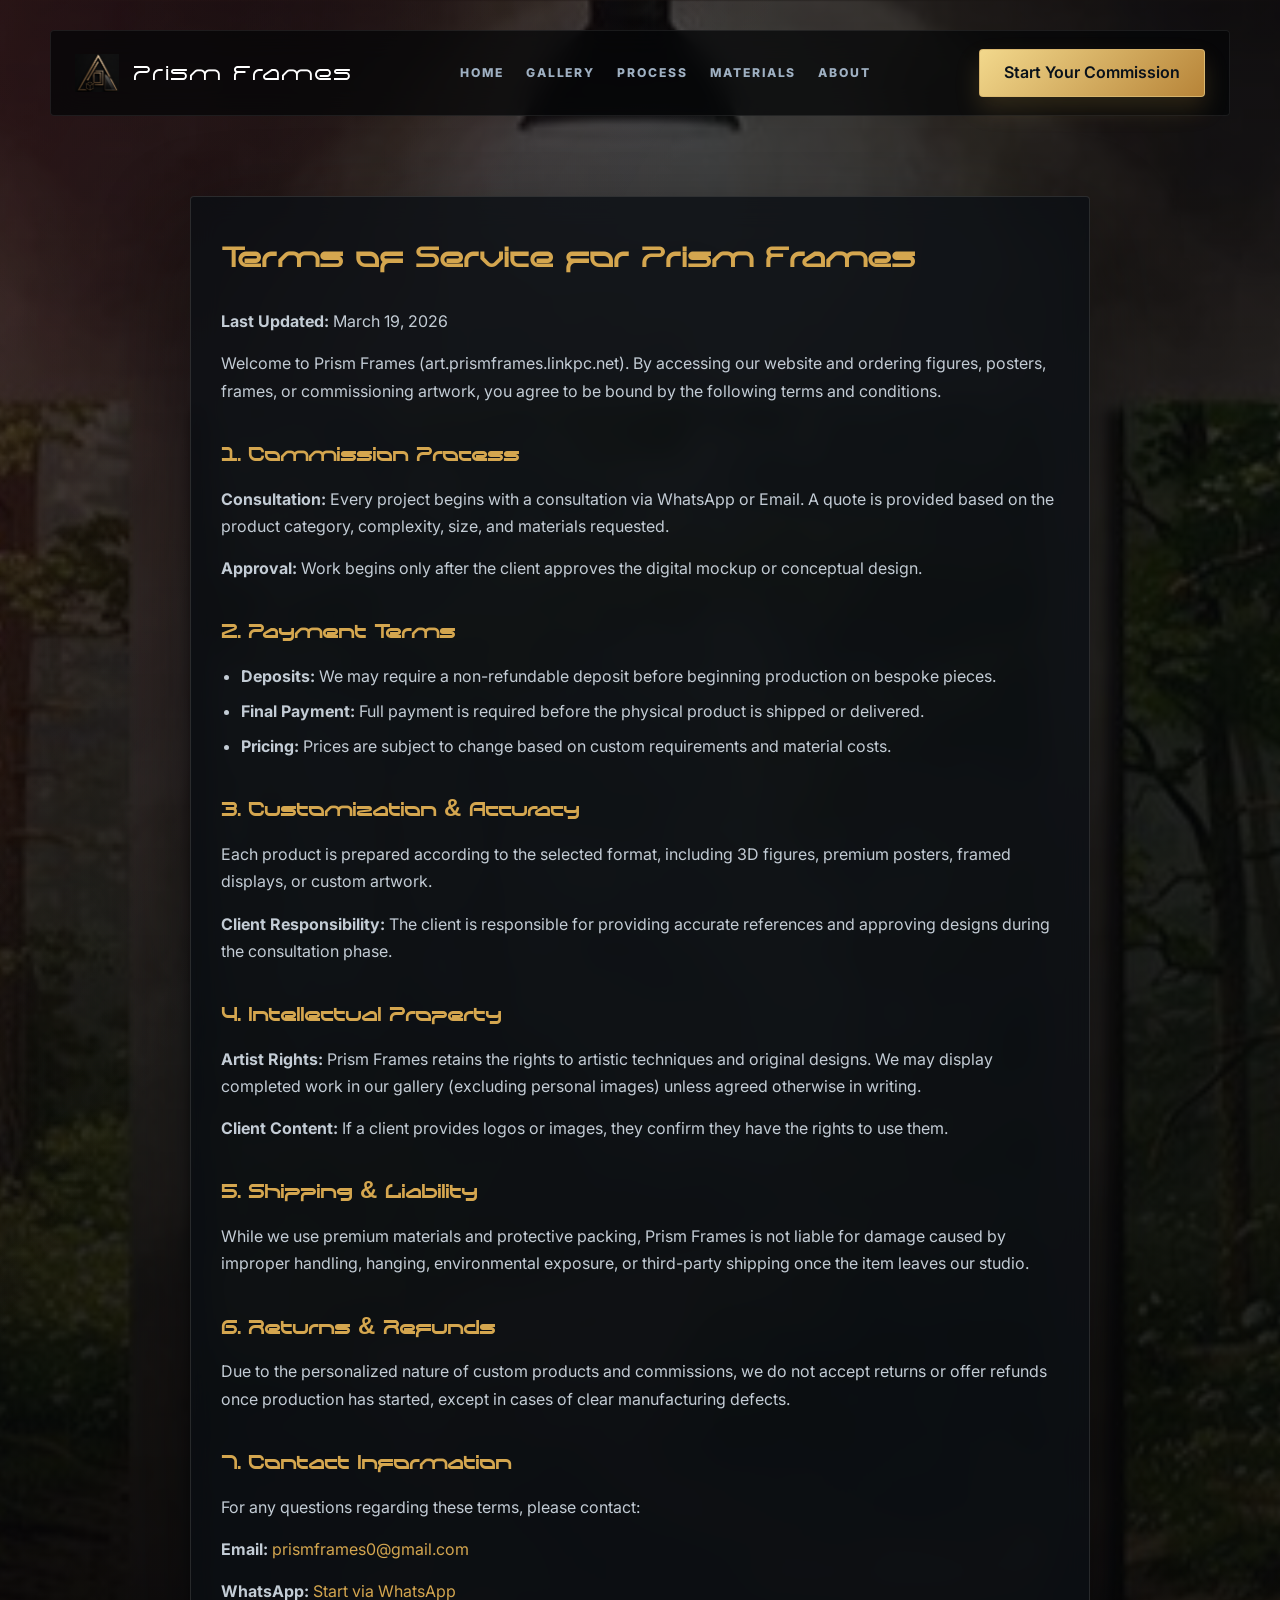
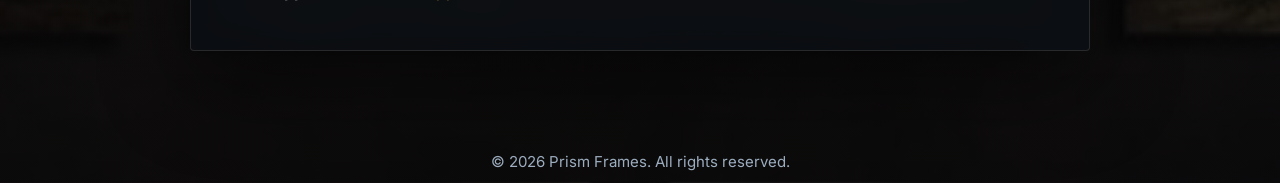
<file: terms.html>
<!DOCTYPE html>
<html lang="en">
<head>
<meta charset="UTF-8">
<meta name="viewport" content="width=device-width, initial-scale=1.0">

<title>Terms of Service | Prism Frames</title>

<link rel="stylesheet" href="terms.css">
<link rel="icon" type="image/png" href="images/logo.png">

<link href="https://fonts.googleapis.com/css2?family=Inter:wght@300;400;600&display=swap" rel="stylesheet">
</head>

<body>

<header class="topbar">
<a href="index.html" class="brand-wrap" aria-label="Prism Frames home">
<img src="images/logo.png" alt="Prism Frames logo" class="brand-mark">
<span class="brand-name">Prism Frames</span>
</a>

<nav class="site-nav" aria-label="Primary">
<a href="index.html">Home</a>
<a href="gallery.html">Gallery</a>
<a href="process.html">Process</a>
<a href="materials.html">Materials</a>
<a href="aboutus.html">About</a>
</nav>

<a href="https://wa.me/9709239892" class="nav-cta">Start Your Commission</a>
</header>

<div class="terms-container">

<h1>Terms of Service for Prism Frames</h1>

<p><strong>Last Updated:</strong> March 19, 2026</p>

<p>
Welcome to Prism Frames (art.prismframes.linkpc.net). By accessing our website and ordering figures, posters, frames, or commissioning artwork, 
you agree to be bound by the following terms and conditions.
</p>

<h2>1. Commission Process</h2>

<p><strong>Consultation:</strong> Every project begins with a consultation via WhatsApp or Email. A quote is provided based on the product category, complexity, size, and materials requested.</p>

<p><strong>Approval:</strong> Work begins only after the client approves the digital mockup or conceptual design.</p>

<h2>2. Payment Terms</h2>

<ul>
<li><strong>Deposits:</strong> We may require a non-refundable deposit before beginning production on bespoke pieces.</li>
<li><strong>Final Payment:</strong> Full payment is required before the physical product is shipped or delivered.</li>
<li><strong>Pricing:</strong> Prices are subject to change based on custom requirements and material costs.</li>
</ul>

<h2>3. Customization & Accuracy</h2>

<p>
Each product is prepared according to the selected format, including 3D figures, premium posters, framed displays, or custom artwork.
</p>

<p>
<strong>Client Responsibility:</strong> The client is responsible for providing accurate references and approving designs during the consultation phase.
</p>

<h2>4. Intellectual Property</h2>

<p>
<strong>Artist Rights:</strong> Prism Frames retains the rights to artistic techniques and original designs. 
We may display completed work in our gallery (excluding personal images) unless agreed otherwise in writing.
</p>

<p>
<strong>Client Content:</strong> If a client provides logos or images, they confirm they have the rights to use them.
</p>

<h2>5. Shipping & Liability</h2>

<p>
While we use premium materials and protective packing, Prism Frames is not liable for damage caused by improper handling, hanging, environmental exposure, or third-party shipping once the item leaves our studio.
</p>

<h2>6. Returns & Refunds</h2>

<p>
Due to the personalized nature of custom products and commissions, we do not accept returns or offer refunds once production has started, except in cases of clear manufacturing defects.
</p>

<h2>7. Contact Information</h2>

<p>For any questions regarding these terms, please contact:</p>

<p>
<strong>Email:</strong> 
<a href="mailto:prismframes0@gmail.com" class="link">
prismframes0@gmail.com
</a>
</p>

<p>
<strong>WhatsApp:</strong> 
<a href="https://wa.me/9709239892" class="link">
Start via WhatsApp
</a>
</p>

</div>

<footer class="site-footer">
<p>&copy; 2026 Prism Frames. All rights reserved.</p>
</footer>
 
<script src="terms.js"></script>

</body>
</html>
</file>
<file: style.css>
@font-face {
  font-family: "neofolia";
  src: url("./font/neofolia.ttf") format("truetype");
  font-weight: normal;
  font-style: normal;
}

:root {
  --ink: #0f1218;
  --night: #1a212c;
  --graphite: #171a20;
  --steel: #aeb6bf;
  --mist: #f4efe6;
  --champagne: #d9b76f;
  --amber: #b78438;
  --ruby: #8b1f2d;
  --line: rgba(244, 239, 230, 0.12);
  --glass: rgba(12, 15, 20, 0.72);
  --shadow: 0 32px 90px rgba(0, 0, 0, 0.46);
  --radius-box: 4px;
}

* {
  box-sizing: border-box;
  margin: 0;
  padding: 0;
}

html {
  scroll-behavior: smooth;
}

body {
   min-height: 100vh;
  color: var(--mist);
  font-family: "Inter", sans-serif;
  line-height: 1.6;
  overflow-x: hidden;
  cursor: default;
  background:
    /* subtle green glow */
    radial-gradient(circle at 20% 25%, rgba(28, 92, 63, 0.14), transparent 35%),
  radial-gradient(circle at 80% 10%, rgba(217, 183, 111, 0.18), transparent 24%),
  linear-gradient(
    180deg,
    #040505 0%,
    #0b1512 30%,
    #0e1815 65%,
    #050606 100%
    );
}

body::before {
  content: "";
  position: fixed;
  inset: 0;
  pointer-events: none;
  z-index: -1;
  opacity: 0.24;
  background-image:
    linear-gradient(rgba(255, 255, 255, 0.035) 1px, transparent 1px),
    linear-gradient(90deg, rgba(255, 255, 255, 0.025) 1px, transparent 1px);
  background-size: 80px 80px;
  mask-image: linear-gradient(to bottom, #000, transparent 78%);
}

a {
  color: inherit;
  text-decoration: none;
}

img {
  display: block;
  max-width: 100%;
}

h1,
h2,
h3,
.brand-name,
.footer-brand span {
  font-family: "neofolia", "Inter", sans-serif;
  font-weight: 500;
  letter-spacing: 0;
}

.site-shell,
.site-footer {
  width: min(1440px, 100%);
  margin: 0 auto;
}

.topbar {
  position: sticky;
  top: 16px;
  z-index: 20;
  display: flex;
  align-items: center;
  justify-content: space-between;
  gap: 26px;
  width: min(1280px, calc(100% - 40px));
  margin: 16px auto 0;
  padding: 12px 14px 12px 18px;
  border: 1px solid var(--line);
  border-radius: 8px;
  background: rgba(5, 6, 8, 0.72);
  box-shadow: 0 18px 60px rgba(0, 0, 0, 0.28);
  backdrop-filter: blur(18px);
}

.brand-wrap,
.footer-brand {
  display: inline-flex;
  align-items: center;
  gap: 12px;
}

.brand-mark {
  width: 40px;
  height: 40px;
  object-fit: contain;
}

.brand-name {
  font-size: clamp(1.25rem, 2vw, 1.75rem);
}

.site-nav {
  display: flex;
  flex-wrap: wrap;
  justify-content: center;
  gap: clamp(14px, 3vw, 34px);
  color: rgba(244, 239, 230, 0.68);
  font-size: 0.78rem;
  font-weight: 700;
  letter-spacing: 0.16em;
  text-transform: uppercase;
}

.site-nav a {
  position: relative;
  padding: 8px 0;
  transition: color 0.25s ease;
}

.site-nav a::after {
  content: "";
  position: absolute;
  left: 0;
  right: 0;
  bottom: 0;
  height: 1px;
  transform: scaleX(0);
  transform-origin: center;
  background: var(--champagne);
  transition: transform 0.25s ease;
}

.site-nav a:hover,
.site-nav a:focus-visible {
  color: var(--mist);
}

.site-nav a:hover::after,
.site-nav a:focus-visible::after {
  transform: scaleX(1);
}

.nav-cta,
.primary-btn,
.secondary-btn {
  display: inline-flex;
  align-items: center;
  justify-content: center;
  min-height: 48px;
  padding: 0 24px;
  border-radius: 4px;
  font-size: 0.84rem;
  font-weight: 800;
  letter-spacing: 0.08em;
  text-transform: uppercase;
  overflow: hidden;
  position: relative;
  transition: transform 0.35s cubic-bezier(0.19, 1, 0.22, 1), border-color 0.35s ease, background 0.35s ease, color 0.35s ease, box-shadow 0.35s ease;
}

.nav-cta::before,
.primary-btn::before,
.secondary-btn::before {
  content: "";
  position: absolute;
  inset: -1px;
  transform: translateX(-120%) skewX(-18deg);
  background: linear-gradient(90deg, transparent, rgba(255, 255, 255, 0.42), transparent);
  transition: transform 0.75s cubic-bezier(0.19, 1, 0.22, 1);
}

.nav-cta:hover::before,
.primary-btn:hover::before,
.secondary-btn:hover::before {
  transform: translateX(120%) skewX(-18deg);
}

.nav-cta,
.primary-btn {
  border: 1px solid rgba(217, 183, 111, 0.85);
  color: #100d08;
  background: linear-gradient(135deg, #f2d88c, #b78438);
}

.secondary-btn {
  border: 1px solid rgba(244, 239, 230, 0.28);
  color: var(--mist);
  background: rgba(244, 239, 230, 0.04);
}

.nav-cta:hover,
.primary-btn:hover,
.secondary-btn:hover {
  transform: translateY(-2px);
}

main {
  overflow: hidden;
}

.hero {
  position: relative;
  min-height: calc(100vh - 32px);
  display: grid;
  align-items: end;
  padding: clamp(120px, 14vw, 180px) clamp(20px, 6vw, 84px) clamp(44px, 7vw, 86px);
}

.hero-media {
  position: absolute;
  inset: 0;
  z-index: -2;
  overflow: hidden;
}

.hero-media img {
  width: 100%;
  height: 100%;
  object-fit: cover;
  transform: scale(1.08);
  animation: heroDrift 22s ease-in-out infinite alternate;
  will-change: transform;
}

.hero::before {
  content: "";
  position: absolute;
  inset: 0;
  z-index: -1;
  background:
    linear-gradient(90deg, rgba(5, 6, 8, 0.94) 0%, rgba(5, 6, 8, 0.62) 42%, rgba(5, 6, 8, 0.18) 100%),
    linear-gradient(0deg, rgba(5, 6, 8, 0.92), transparent 42%);
}

.hero-copy {
  width: min(840px, 100%);
  opacity: 0;
  transform: translateY(34px);
  animation: grandEntrance 1.25s 0.24s cubic-bezier(0.19, 1, 0.22, 1) forwards;
}

.eyebrow {
  margin-bottom: 16px;
  color: var(--champagne);
  font-size: 0.76rem;
  font-weight: 800;
  letter-spacing: 0.24em;
  text-transform: uppercase;
}

h1 {
  max-width: 900px;
  font-size: clamp(3.25rem, 8.2vw, 8.8rem);
  line-height: 0.93;
}

h2 {
  font-size: clamp(2.4rem, 5vw, 5.5rem);
  line-height: 0.98;
}

h3 {
  font-size: clamp(1.3rem, 2vw, 2rem);
  line-height: 1.1;
}

.hero-text {
  max-width: 620px;
  margin-top: 24px;
  color: rgba(244, 239, 230, 0.76);
  font-size: clamp(1rem, 1.5vw, 1.16rem);
}

.hero-actions,
.cta-actions {
  display: flex;
  flex-wrap: wrap;
  gap: 14px;
  margin-top: 34px;
}

.hero-spec {
  position: absolute;
  right: clamp(20px, 5vw, 72px);
  bottom: clamp(24px, 5vw, 72px);
  width: min(310px, calc(100% - 40px));
  padding: 22px;
  border: 1px solid var(--line);
  border-radius: 8px;
  background: rgba(5, 6, 8, 0.68);
  backdrop-filter: blur(14px);
  opacity: 0;
  transform: translateY(26px);
  animation: grandEntrance 1.1s 0.72s cubic-bezier(0.19, 1, 0.22, 1) forwards;
}

.hero-spec span {
  color: var(--steel);
  font-size: 0.76rem;
  letter-spacing: 0.18em;
  text-transform: uppercase;
}

.hero-spec strong {
  display: block;
  margin: 8px 0;
  color: var(--champagne);
  font-family: "neofolia", sans-serif;
  font-size: 2rem;
  line-height: 1;
}

.hero-spec p,
.intro-grid > p,
.materials-copy p,
.cta-section p,
.craft-card p {
  color: rgba(244, 239, 230, 0.7);
}

.marquee-band {
  border-block: 1px solid var(--line);
  overflow: hidden;
  background: rgba(244, 239, 230, 0.035);
}

.marquee-track {
  display: flex;
  gap: 56px;
  width: max-content;
  padding: 18px 0;
  color: rgba(244, 239, 230, 0.72);
  font-size: 0.78rem;
  font-weight: 800;
  letter-spacing: 0.18em;
  text-transform: uppercase;
  animation: marquee 22s linear infinite;
}

.marquee-track span {
  white-space: nowrap;
}

.intro-grid,
.craft-grid,
.showcase,
.materials,
.process-strip,
.cta-section {
  width: min(1280px, calc(100% - 40px));
  margin: 0 auto;
}

.intro-grid,
.showcase,
.materials,
.cta-section {
  position: relative;
}

.intro-grid::before,
.showcase::before,
.materials::before,
.cta-section::before {
  content: "";
  position: absolute;
  top: 42px;
  left: 0;
  width: 0;
  height: 1px;
  background: linear-gradient(90deg, transparent, var(--champagne), transparent);
  opacity: 0.72;
  transition: width 1.15s cubic-bezier(0.19, 1, 0.22, 1);
}

.intro-grid.active::before,
.showcase.active::before,
.materials.active::before,
.cta-section.active::before {
  width: 100%;
}

.intro-grid {
  display: grid;
  grid-template-columns: 1.15fr 0.85fr;
  gap: clamp(30px, 7vw, 100px);
  align-items: end;
  padding: clamp(70px, 10vw, 128px) 0 40px;
}

.intro-grid > p {
  font-size: clamp(1.05rem, 1.6vw, 1.28rem);
}

.craft-grid {
  display: grid;
  grid-template-columns: repeat(3, 1fr);
  gap: 16px;
  padding: 40px 0 clamp(76px, 10vw, 130px);
}

.craft-card {
  position: relative;
  min-height: 310px;
  padding: clamp(24px, 3vw, 34px);
  border: 1px solid rgba(244, 239, 230, 0.12);
  border-radius: 8px;
  background:
    linear-gradient(145deg, rgba(244, 239, 230, 0.08), rgba(244, 239, 230, 0.03)),
    rgba(5, 6, 8, 0.64);
  box-shadow: inset 0 1px 0 rgba(255, 255, 255, 0.05), 0 18px 36px rgba(0, 0, 0, 0.16);
  backdrop-filter: blur(16px);
  transform-style: preserve-3d;
  will-change: transform;
  overflow: hidden;
  transition: transform 0.65s cubic-bezier(0.19, 1, 0.22, 1), border-color 0.45s ease, box-shadow 0.45s ease, background 0.45s ease;
}

.craft-card::before {
  content: "";
  position: absolute;
  inset: 0;
  transform: translateX(-120%) skewX(-18deg);
  background: linear-gradient(120deg, transparent 0%, rgba(255, 255, 255, 0.08) 45%, transparent 100%);
  transition: transform 0.8s cubic-bezier(0.19, 1, 0.22, 1);
}

.craft-card.featured {
  background:
    linear-gradient(145deg, rgba(139, 31, 45, 0.48), rgba(217, 183, 111, 0.16)),
    rgba(244, 239, 230, 0.045);
}

.craft-card:hover,
.craft-card:focus-within {
  transform: perspective(1200px) rotateX(4deg) rotateY(-4deg) translateY(-10px) scale(1.01);
  border-color: rgba(217, 183, 111, 0.5);
  box-shadow: 0 28px 70px rgba(0, 0, 0, 0.34), inset 0 1px 0 rgba(255, 255, 255, 0.1);
}

.craft-card:hover::before,
.craft-card:focus-within::before {
  transform: translateX(120%) skewX(-18deg);
}

.craft-card span,
.process-strip span,
.showcase-card span {
  display: inline-block;
  margin-bottom: 22px;
  color: var(--champagne);
  font-size: 0.78rem;
  font-weight: 800;
  letter-spacing: 0.2em;
  text-transform: uppercase;
}

.craft-card h3 {
  margin-bottom: 16px;
}

.showcase,
.materials,
.cta-section {
  padding: clamp(58px, 8vw, 98px) 0;
}

.section-heading {
  display: grid;
  grid-template-columns: 1fr auto;
  gap: 24px;
  align-items: end;
  margin-bottom: 30px;
}

.section-heading .eyebrow {
  grid-column: 1 / -1;
  margin-bottom: -8px;
}

.text-link {
  align-self: center;
  color: var(--champagne);
  font-weight: 800;
  letter-spacing: 0.08em;
  text-transform: uppercase;
}

.showcase-grid {
  display: grid;
  grid-template-columns: 1.25fr 0.75fr;
  grid-template-rows: repeat(2, 300px);
  gap: 16px;
}

.showcase-card {
  position: relative;
  overflow: hidden;
  border-radius: 8px;
  background: var(--graphite);
  box-shadow: var(--shadow);
  opacity: 0;
  clip-path: inset(0 100% 0 0);
  transform: translateY(18px);
  transition:
    opacity 0.45s ease,
    clip-path 0.9s cubic-bezier(0.19, 1, 0.22, 1),
    transform 0.65s ease,
    box-shadow 0.35s ease;
}

.showcase-card:hover,
.showcase-card:focus-within {
  transform: translateY(-8px) scale(1.01);
  box-shadow: 0 24px 64px rgba(0, 0, 0, 0.36);
}

.showcase.active .showcase-card {
  opacity: 1;
  clip-path: inset(0 0 0 0);
  transform: translateY(0);
}

.showcase.active .showcase-card:nth-child(2) {
  transition-delay: 0.08s;
}

.showcase.active .showcase-card:nth-child(3) {
  transition-delay: 0.14s;
}

.showcase-card.large {
  grid-row: 1 / span 2;
}

.showcase-card img {
  width: 100%;
  height: 100%;
  object-fit: cover;
  transition: transform 0.7s ease, filter 0.7s ease;
}

.showcase-card::after {
  content: "";
  position: absolute;
  inset: 0;
  background: linear-gradient(180deg, transparent 35%, rgba(5, 6, 8, 0.9));
}

.showcase-card::before {
  content: "";
  position: absolute;
  inset: 0;
  z-index: 2;
  pointer-events: none;
  transform: translateX(-105%);
  background: linear-gradient(
    90deg,
    transparent 0%,
    rgba(217, 183, 111, 0.08) 32%,
    rgba(244, 239, 230, 0.42) 50%,
    rgba(217, 183, 111, 0.08) 68%,
    transparent 100%
  );
}

.showcase-card:hover::before,
.showcase-card:focus-within::before {
  animation: cardSnapWipe 0.55s cubic-bezier(0.19, 1, 0.22, 1);
}

.showcase-card div {
  position: absolute;
  left: 24px;
  right: 24px;
  bottom: 22px;
  z-index: 3;
}

.showcase-card:hover img {
  transform: scale(1.08);
  filter: saturate(1.1) contrast(1.05);
}

.materials {
   display:grid;
    grid-template-columns: 42% 48%;
    align-items:center;
    gap:90px;

    width:min(1280px,calc(100% - 60px));
    margin:auto;

    padding:90px 0;

    border:none;
    background:transparent;
    
}

.materials-copy {
 max-width:470px;
    margin:0;
}

.materials-copy p {
  margin: 20px 0 28px;
}

.materials-mosaic {
  display: grid;
  grid-template-columns: repeat(2, minmax(0, 1fr));
  gap: clamp(28px, 4vw, 48px);
  width: min(100%, 1080px);
  margin: 0 auto;
  align-items: start;

  padding: 32px;

  /* New background */
  background:
    linear-gradient(180deg, #0a0f12 0%, #0d1418 50%, #090c10 100%);

  border: 1px solid rgba(255,255,255,0.06);

  /* Sharp rounded corners */
  border-radius: 8px;

  box-shadow: 0 20px 50px rgba(0,0,0,0.35);
}

.materials-mosaic img {
    width:100%;
    height:100%;
    object-fit:cover;

    border-radius:16px;
    display:block;
    transition:.35s;  
}
.poster{
    width:260px;
    height:380px;
    overflow:hidden;
    border-radius:8px;
}

.poster img{
    width:100%;
    height:100%;
    object-fit:cover;
    display:block;
}
.materials.active .materials-mosaic img {
  clip-path: inset(0 0 0 0);
  transform: translateY(0);
}
.materials.active .materials-mosaic img:nth-child(1){
    grid-row:span 2;
}

.materials.active .materials-mosaic img:nth-child(2) {
  transition-delay: 0.12s;
  margin-top:36px;
}

.materials.active .materials-mosaic img:nth-child(3) {
  grid-row:span 2;
}

.materials.active .materials-mosaic img:nth-child(4) {
  transition-delay: 0.28s;
  margin-top:36px;
}

.materials-mosaic img:hover{
   transform:scale(1.03);
}

.process-strip {
  display: grid;
  grid-template-columns: repeat(4, 1fr);
  gap: 1px;
  border: 1px solid var(--line);
  border-radius: 8px;
  overflow: hidden;
  background: var(--line);
}

.process-strip article {
  padding: 28px;
  background: rgba(12, 15, 20, 0.86);
  position: relative;
  overflow: hidden;
  transition: background 0.35s ease, transform 0.45s cubic-bezier(0.19, 1, 0.22, 1), box-shadow 0.35s ease;
}

.process-strip article::before {
  content: "";
  position: absolute;
  inset: 0;
  transform: translateY(100%);
  background: linear-gradient(180deg, rgba(217, 183, 111, 0.18), transparent);
  transition: transform 0.55s cubic-bezier(0.19, 1, 0.22, 1);
}

.process-strip article:hover,
.process-strip article:focus-within {
  transform: translateY(-6px) scale(1.01);
  box-shadow: inset 0 1px 0 rgba(255, 255, 255, 0.04);
}

.process-strip article:hover::before {
  transform: translateY(0);
}

.process-strip strong {
  display: block;
  font-family: "neofolia", sans-serif;
  font-size: 1.35rem;
  line-height: 1.12;
}

.cta-section {
  text-align: center;
}

.cta-section h2 {
  max-width: 920px;
  margin: 0 auto;
}

.cta-section p {
  max-width: 720px;
  margin: 22px auto 0;
}

.cta-actions {
  justify-content: center;
}

.site-footer {
  padding: 60px clamp(20px, 5vw, 70px) 28px;
  border-top: 1px solid var(--line);
  background: #050608;
}

.footer-grid {
  display: grid;
  grid-template-columns: 1.4fr 0.7fr 0.9fr;
  gap: 36px;
  width: min(1280px, 100%);
  margin: 0 auto;
}

.footer-brand img {
  width: 90px;
}

.footer-brand span {
  font-size: 1.7rem;
}

.footer-grid p,
.footer-grid a,
.footer-bottom {
  color: rgba(244, 239, 230, 0.66);
}

.footer-grid p {
  max-width: 420px;
  margin-top: 18px;
}

.footer-grid nav,
.footer-contact,
.footer-bottom,
.footer-bottom div {
  display: flex;
  gap: 14px;
}

.footer-grid nav,
.footer-contact {
  flex-direction: column;
}

.footer-grid a:hover {
  color: var(--champagne);
}

.footer-bottom {
  justify-content: space-between;
  width: min(1280px, 100%);
  margin: 36px auto 0;
  padding-top: 20px;
  border-top: 1px solid var(--line);
}

.social-icons{
display:flex;
gap:14px;
margin-top:20px;
}

.social{
width:40px;
height:40px;
border-radius:50%;
background:#0E1C16;
display:flex;
align-items:center; 
justify-content:center;
}

.social svg{
width:18px;
fill:rgba(190, 190, 190, 0.623);
}

.lightbox {
  position: fixed;
  inset: 0;
  z-index: 1000;
  display: none;
  align-items: center;
  justify-content: center;
  background: rgba(5, 6, 8, 0.92);
  backdrop-filter: blur(12px);
}

.lightbox.is-active {
  display: flex;
}

.lightbox img {
  max-width: min(92vw, 1100px);
  max-height: 88vh;
  border-radius: 8px;
  box-shadow: var(--shadow);
}

.reveal {
  opacity: 0;
  transform: translateY(46px);
  transition: opacity 1s ease, transform 1s cubic-bezier(0.19, 1, 0.22, 1);
}

.reveal.active,
.reveal.is-visible {
  opacity: 1;
  transform: translateY(0);
}

.reveal h2,
.reveal h3,
.reveal .eyebrow,
.reveal p,
.reveal .text-link {
  transition: opacity 0.9s ease, transform 0.9s cubic-bezier(0.19, 1, 0.22, 1);
}

.reveal:not(.active) h2,
.reveal:not(.active) h3,
.reveal:not(.active) .eyebrow,
.reveal:not(.active) p,
.reveal:not(.active) .text-link {
  opacity: 0;
  transform: translateY(18px);
}

.reveal.active h2,
.reveal.active h3,
.reveal.active .eyebrow,
.reveal.active p,
.reveal.active .text-link {
  opacity: 1;
  transform: translateY(0);
}

@keyframes heroDrift {
  from {
    transform: scale(1.08) translate3d(0, 0, 0);
  }
  to {
    transform: scale(1.14) translate3d(2%, -1%, 0);
  }
}

@keyframes grandEntrance {
  to {
    opacity: 1;
    transform: translateY(0);
  }
}

@keyframes cardSnapWipe {
  from {
    transform: translateX(-105%);
  }
  to {
    transform: translateX(105%);
  }
}

@keyframes marquee {
  from {
    transform: translateX(0);
  }
  to {
    transform: translateX(-50%);
  }
}

@media (prefers-reduced-motion: reduce) {
  *,
  *::before,
  *::after {
    animation-duration: 0.01ms !important;
    animation-iteration-count: 1 !important;
    scroll-behavior: auto !important;
    transition-duration: 0.01ms !important;
  }
}

@media (max-width:980px){

.site-shell,
.site-footer{
    width:100%;
}

.topbar{
    position:relative;
    top:0;
    width:calc(100% - 30px);
    margin:15px auto;
    padding:18px 20px;
    flex-direction:column;
    align-items:center;
    gap:20px;
}

.site-nav{
    width:100%;
    justify-content:center;
    gap:20px;
}

.nav-cta{
    width:220px;
}

.hero{
    min-height:auto;
    padding:90px 35px 60px;
    display:flex;
    flex-direction:column;
    justify-content:center;
}

.hero-copy{
    width:100%;
    text-align:center;
}

.hero-copy h1{
    font-size:4rem;
    line-height:1.05;
}

.hero-text{
    max-width:700px;
    margin:25px auto 0;
}

.hero-actions{
    justify-content:center;
}

.hero-spec{
    position:relative;
    right:auto;
    bottom:auto;
    margin:40px auto 0;
    width:100%;
    max-width:420px;
    text-align:center;
}

.intro-grid{
    grid-template-columns:1fr;
    text-align:center;
    gap:35px;
}

.craft-grid{
    grid-template-columns:repeat(2,1fr);
    gap:20px;
}

.showcase-grid{
    grid-template-columns:1fr;
    grid-template-rows:auto;
}

.showcase-card,
.showcase-card.large{
    height:360px;
}

.materials{
    grid-template-columns:1fr;
    gap:45px;
}

.materials-copy{
    max-width:100%;
    text-align:center;
}

.materials-mosaic{
    grid-template-columns:repeat(2,1fr);
    justify-items:center;
}

.poster{
    width:100%;
    max-width:260px;
    height:360px;
}

.process-strip{
    grid-template-columns:repeat(2,1fr);
}

.footer-grid{
    grid-template-columns:1fr 1fr;
    text-align:center;
}

.footer-brand,
.social-icons{
    justify-content:center;
}

.footer-contact{
    align-items:center;
}

.footer-bottom{
    flex-direction:column;
    align-items:center;
    gap:15px;
}

}
@media (max-width:768px){

html{
    font-size:15px;
}

body{
    overflow-x:hidden;
}

/* Container */

.site-shell,
.site-footer{
    width:100%;
}

.topbar{
    position:relative;
    top:0;
    width:calc(100% - 20px);
    margin:10px auto;
    padding:16px;
    display:flex;
    flex-direction:column;
    align-items:center;
    gap:18px;
}

.brand-wrap{
    justify-content:center;
}

.brand-name{
    font-size:1.6rem;
}

.site-nav{
    width:100%;
    justify-content:center;
    flex-wrap:wrap;
    gap:18px;
    font-size:.75rem;
}

.nav-cta{
    width:100%;
}

/* HERO */

.hero{
    min-height:auto;
    padding:60px 20px;
    display:flex;
    flex-direction:column;
    justify-content:center;
}

.hero-copy{
    width:100%;
    text-align:center;
}

.hero-copy h1{
    font-size:2.6rem;
    line-height:1.15;
}

.hero-text{
    max-width:100%;
    margin:auto;
    margin-top:20px;
}

.hero-actions{
    flex-direction:column;
    width:100%;
}

.primary-btn,
.secondary-btn{
    width:100%;
}

.hero-spec{
    position:relative;
    right:auto;
    bottom:auto;
    margin-top:35px;
    width:100%;
}

/* Intro */

.intro-grid{
    display:grid;
    grid-template-columns:1fr;
    gap:25px;
    text-align:center;
    padding:70px 20px;
}

/* Craft */

.craft-grid{
    display:grid;
    grid-template-columns:1fr;
    gap:20px;
}

.craft-card{
    min-height:auto;
}

/* Showcase */

.section-heading{
    display:flex;
    flex-direction:column;
    align-items:center;
    text-align:center;
}

.showcase-grid{
    display:grid;
    grid-template-columns:1fr;
    gap:20px;
}

.showcase-card,
.showcase-card.large{
    height:280px;
}

.showcase-card img{
    height:100%;
}

/* Materials */

.materials{
    display:flex;
    flex-direction:column;
    gap:40px;
    padding:70px 20px;
}

.materials-copy{
    max-width:100%;
    text-align:center;
}

.materials-mosaic{
    display:grid;
    grid-template-columns:1fr;
    gap:20px;
    padding:20px;
}

.poster{
    width:100%;
    height:320px;
}

/* Process */

.process-strip{
    display:grid;
    grid-template-columns:1fr;
}

/* CTA */

.cta-section{
    padding:70px 20px;
}

.cta-actions{
    flex-direction:column;
}

.cta-actions a{
    width:100%;
}

/* Footer */

.footer-grid{
    grid-template-columns:1fr;
    text-align:center;
}

.footer-brand{
    justify-content:center;
}

.footer-links,
.footer-contact{
    align-items:center;
}

.social-icons{
    justify-content:center;
}

.footer-bottom{
    flex-direction:column;
    align-items:center;
    text-align:center;
    gap:15px;
}

}
@media (max-width:560px){

.topbar{
    padding:15px;
    gap:16px;
}

.brand-name{
    font-size:1.4rem;
}

.site-nav{
    gap:12px;
    font-size:.72rem;
}

.nav-cta,
.primary-btn,
.secondary-btn{
    width:100%;
}

.hero{
    padding:60px 18px;
}

.hero-copy h1{
    font-size:2.3rem;
    line-height:1.15;
}

.hero-text{
    font-size:.95rem;
}

.hero-actions{
    flex-direction:column;
}

.hero-spec{
    width:100%;
}

.intro-grid{
    padding:60px 18px;
}

.craft-grid{
    grid-template-columns:1fr;
}

.showcase-card,
.showcase-card.large{
    height:250px;
}

.materials{
    padding:60px 18px;
}

.materials-mosaic{
    grid-template-columns:1fr;
    padding:15px;
}

.poster{
    width:100%;
    height:280px;
}

.process-strip{
    grid-template-columns:1fr;
}

.process-strip article{
    padding:22px;
}

.cta-section{
    padding:60px 18px;
}

.cta-actions{
    flex-direction:column;
}

.footer-grid{
    grid-template-columns:1fr;
    text-align:center;
}

.footer-brand,
.social-icons{
    justify-content:center;
}

.footer-links,
.footer-contact{
    align-items:center;
}

.footer-bottom{
    flex-direction:column;
    text-align:center;
    gap:12px;
}

}

/* Sharp luxury corner pass */
.topbar,
.nav-cta,
.primary-btn,
.secondary-btn,
.hero-spec,
.craft-card,
.showcase-card,
.materials-mosaic img,
.process-strip,
.lightbox img {
  border-radius: var(--radius-box);
}

.materials-mosaic img {
  object-position: center;
}

.materials-mosaic img:nth-child(1) {
  object-position: center 42%;
}

.materials-mosaic img:nth-child(2) {
  object-position: center 54%;
}

.materials-mosaic img:nth-child(3) {
  object-position: center 46%;
}

.materials-mosaic img:nth-child(4) {
  object-position: center 38%;
}
</file>
<file: aboutus.css>
@import url("https://fonts.googleapis.com/css2?family=Inter:wght@300;400;500;600;700;800&display=swap");

@font-face {
  font-family: "neofolia";
  src: url("font/neofolia.ttf") format("truetype");
  font-weight: normal;
  font-style: normal;
}

:root {
  --bg: #08111b;
  --panel: rgba(17, 30, 45, 0.84);
  --panel-soft: rgba(255, 255, 255, 0.04);
  --text: #eef4fa;
  --muted: #9fb0c2;
  --accent: #d4a64f;
  --border: rgba(255, 255, 255, 0.08);
  --shadow: 0 24px 60px rgba(0, 0, 0, 0.24);
}

* {
  box-sizing: border-box;
  margin: 0;
  padding: 0;
}

html {
  scroll-behavior: smooth;
}

body {
  min-height: 100vh;
  padding: 30px 5%;
  font-family: "Inter", sans-serif;
  line-height: 1.7;
  color: var(--text);
  overflow-x: hidden;
  background:
    radial-gradient(circle at top left, rgba(212, 166, 79, 0.14), transparent 28%),
    radial-gradient(circle at bottom right, rgba(62, 95, 129, 0.22), transparent 24%),
    linear-gradient(180deg, #08111b 0%, #0b1622 100%);
}

a {
  color: inherit;
  text-decoration: none;
}

img {
  max-width: 100%;
  display: block;
}

.topbar,
main,
.site-footer {
  width: min(1180px, 100%);
  margin: 0 auto;
}

.topbar {
  display: flex;
  align-items: center;
  justify-content: space-between;
  gap: 24px;
  padding: 18px 24px;
  border: 1px solid var(--border);
  border-radius: 4px;
  background: rgba(7, 14, 22, 0.58);
  backdrop-filter: blur(14px);
}

.brand-wrap {
  display: inline-flex;
  align-items: center;
  gap: 14px;
}

.brand-mark {
  width: 44px;
  height: 44px;
  object-fit: contain;
}

.brand-name,
h1,
h2,
h3 {
  font-family: "neofolia", sans-serif;
}

.brand-name {
  font-size: 1.7rem;
  letter-spacing: 0.04em;
}

.site-nav {
  display: flex;
  flex-wrap: wrap;
  gap: 22px;
}

.site-nav a {
  color: var(--muted);
  transition: color 0.25s ease;
}

.site-nav a:hover,
.site-nav a[aria-current="page"] {
  color: var(--accent);
}

.nav-cta,
.primary-btn,
.secondary-btn {
  display: inline-flex;
  align-items: center;
  justify-content: center;
  min-height: 48px;
  padding: 0 24px;
  border-radius: 4px;
  font-weight: 600;
  transition: transform 0.25s ease, box-shadow 0.25s ease, background 0.25s ease, color 0.25s ease;
}

.nav-cta,
.primary-btn {
  color: #09111a;
  background: var(--accent);
  box-shadow: 0 12px 24px rgba(212, 166, 79, 0.18);
}

.secondary-btn {
  border: 1px solid rgba(255, 255, 255, 0.14);
  background: rgba(255, 255, 255, 0.03);
  color: var(--text);
}

.nav-cta:hover,
.primary-btn:hover,
.secondary-btn:hover {
  transform: translateY(-2px);
}

main {
  padding: 42px 0 24px;
}

.hero,
.stats,
.story-grid,
.values,
.process,
.cta {
  margin-top: 32px;
}

.hero {
  display: grid;
  grid-template-columns: 1.15fr 0.85fr;
  gap: 28px;
  align-items: center;
}

.hero-copy,
.hero-card,
.story-panel,
.quote-panel,
.values,
.process,
.cta,
.stat-card {
  border: 1px solid var(--border);
  background: var(--panel);
  border-radius: 4px;
  box-shadow: var(--shadow);
}

.hero-copy {
  padding: 54px 46px;
}

.eyebrow,
.section-label {
  margin-bottom: 14px;
  color: var(--accent);
  text-transform: uppercase;
  letter-spacing: 0.22em;
  font-size: 0.74rem;
  font-weight: 700;
}

h1 {
  font-size: clamp(2.8rem, 6vw, 5.4rem);
  line-height: 1.02;
  margin-bottom: 18px;
}

.lead {
  max-width: 620px;
  color: var(--muted);
  font-size: 1.05rem;
}

.hero-actions,
.cta-actions {
  display: flex;
  flex-wrap: wrap;
  gap: 14px;
  margin-top: 28px;
}

.hero-card {
  overflow: hidden;
  position: relative;
  min-height: 100%;
}

.hero-card img {
  height: 100%;
  min-height: 520px;
  object-fit: cover;
}

.hero-card-panel {
  position: absolute;
  left: 20px;
  right: 20px;
  bottom: 20px;
  padding: 18px 20px;
  border-radius: 18px;
  background: rgba(8, 17, 27, 0.74);
  border: 1px solid rgba(255, 255, 255, 0.08);
  backdrop-filter: blur(10px);
}

.hero-card-panel p {
  color: var(--muted);
  font-size: 0.95rem;
}

.hero-card-panel strong {
  display: block;
  margin-top: 4px;
  font-size: 1.05rem;
}

.stats {
  display: grid;
  grid-template-columns: repeat(3, 1fr);
  gap: 20px;
}

.stat-card {
  padding: 28px 24px;
  text-align: center;
}

.stat-number {
  display: block;
  margin-bottom: 10px;
  color: var(--accent);
  font-family: "neofolia", sans-serif;
  font-size: clamp(2.6rem, 5vw, 4.2rem);
  line-height: 1;
}

.stat-card p {
  color: var(--muted);
}

.story-grid {
  display: grid;
  grid-template-columns: 1.1fr 0.9fr;
  gap: 20px;
}

.story-panel,
.quote-panel,
.values,
.process,
.cta {
  padding: 36px 32px;
}

h2 {
  font-size: clamp(2rem, 4vw, 3.4rem);
  line-height: 1.08;
  margin-bottom: 18px;
}

.story-panel p,
.quote-panel p,
.process-step p,
.value-card p,
.cta p:last-of-type {
  color: var(--muted);
}

.story-panel p + p {
  margin-top: 16px;
}

.quote-panel {
  display: flex;
  flex-direction: column;
  justify-content: space-between;
  background:
    linear-gradient(135deg, rgba(212, 166, 79, 0.14), rgba(17, 30, 45, 0.9)),
    var(--panel);
}

blockquote {
  font-family: "neofolia", sans-serif;
  font-size: clamp(1.6rem, 3vw, 2.4rem);
  line-height: 1.25;
}

.section-heading {
  margin-bottom: 24px;
}

.value-grid,
.process-list {
  display: grid;
  gap: 18px;
}

.value-grid {
  grid-template-columns: repeat(3, 1fr);
}

.process-list {
  grid-template-columns: repeat(4, 1fr);
}

.value-card,
.process-step {
  padding: 24px 22px;
  border-radius: 22px;
  border: 1px solid rgba(255, 255, 255, 0.07);
  background: var(--panel-soft);
}

.value-card h3,
.process-step h3 {
  margin-bottom: 10px;
  color: var(--accent);
  font-size: 1.25rem;
}

.process-step span {
  display: inline-flex;
  align-items: center;
  justify-content: center;
  width: 44px;
  height: 44px;
  margin-bottom: 16px;
  border-radius: 50%;
  background: rgba(212, 166, 79, 0.12);
  color: var(--accent);
  font-weight: 700;
}

.cta {
  text-align: center;
  background:
    linear-gradient(135deg, rgba(212, 166, 79, 0.14), rgba(17, 30, 45, 0.94)),
    var(--panel);
}

.cta h2 {
  max-width: 760px;
  margin-left: auto;
  margin-right: auto;
}

.cta p:last-of-type {
  max-width: 700px;
  margin: 0 auto;
}

.cta-actions {
  justify-content: center;
}

.site-footer {
  padding: 18px 0 8px;
  color: var(--muted);
  text-align: center;
}

.reveal {
  opacity: 0;
  transform: translateY(26px);
  transition: opacity 0.6s ease, transform 0.6s ease;
}

.reveal.is-visible {
  opacity: 1;
  transform: translateY(0);
}

@media (max-width: 1024px) {
  .hero,
  .story-grid {
    grid-template-columns: 1fr;
  }

  .value-grid {
    grid-template-columns: 1fr;
  }

  .process-list {
    grid-template-columns: repeat(2, 1fr);
  }
}

@media (max-width: 768px) {
  body {
    padding: 18px 4%;
  }

  .topbar {
    flex-direction: column;
    align-items: flex-start;
    padding: 16px;
  }

  .site-nav {
    width: 100%;
    gap: 12px;
    justify-content: flex-start;
  }

  .nav-cta {
    width: 100%;
  }

  .hero-copy,
  .story-panel,
  .quote-panel,
  .values,
  .process,
  .cta,
  .stat-card {
    padding: 26px 20px;
  }

  .hero-card img {
    min-height: 320px;
  }

  .stats,
  .process-list {
    grid-template-columns: 1fr;
  }

  .hero-actions,
  .cta-actions {
    flex-direction: column;
  }

  .primary-btn,
  .secondary-btn {
    width: 100%;
  }
}

/* Luxury showroom refresh */
:root {
  --bg: #050608;
  --panel: rgba(12, 15, 20, 0.82);
  --panel-soft: rgba(244, 239, 230, 0.045);
  --text: #f4efe6;
  --muted: rgba(244, 239, 230, 0.68);
  --accent: #d9b76f;
  --border: rgba(244, 239, 230, 0.12);
  --shadow: 0 32px 90px rgba(0, 0, 0, 0.46);
}

body {
  background:
    linear-gradient(120deg, rgba(139, 31, 45, 0.16), transparent 34%),
    radial-gradient(circle at 82% 10%, rgba(217, 183, 111, 0.19), transparent 25%),
    linear-gradient(180deg, #050608 0%, #10141b 52%, #07080b 100%);
}

.topbar,
.hero-copy,
.hero-card,
.story-panel,
.quote-panel,
.values,
.process,
.cta,
.stat-card,
.value-card,
.process-step {
  border-radius: 8px;
}

.topbar {
  position: sticky;
  top: 16px;
  z-index: 20;
  background: rgba(5, 6, 8, 0.74);
}

.site-nav {
  font-size: 0.76rem;
  font-weight: 800;
  letter-spacing: 0.16em;
  text-transform: uppercase;
}

.nav-cta,
.primary-btn {
  border: 1px solid rgba(217, 183, 111, 0.85);
  border-radius: 4px;
  background: linear-gradient(135deg, #f2d88c, #b78438);
}

.secondary-btn,
.hero-card-panel {
  border-radius: 4px;
}

.nav-cta,
.primary-btn,
.secondary-btn {
  position: relative;
  overflow: hidden;
  transition: transform 0.35s cubic-bezier(0.19, 1, 0.22, 1), box-shadow 0.35s ease;
}

.nav-cta::before,
.primary-btn::before,
.secondary-btn::before {
  content: "";
  position: absolute;
  inset: -1px;
  transform: translateX(-120%) skewX(-18deg);
  background: linear-gradient(90deg, transparent, rgba(255, 255, 255, 0.42), transparent);
  transition: transform 0.75s cubic-bezier(0.19, 1, 0.22, 1);
}

.nav-cta:hover::before,
.primary-btn:hover::before,
.secondary-btn:hover::before {
  transform: translateX(120%) skewX(-18deg);
}

.hero-card,
.story-panel,
.quote-panel,
.stat-card,
.value-card {
  transform-style: preserve-3d;
  transition: transform 0.65s cubic-bezier(0.19, 1, 0.22, 1), border-color 0.45s ease, box-shadow 0.45s ease;
}

.hero-card:hover,
.story-panel:hover,
.quote-panel:hover,
.stat-card:hover,
.value-card:hover {
  transform: translateY(-8px);
  border-color: rgba(217, 183, 111, 0.42);
  box-shadow: 0 34px 90px rgba(0, 0, 0, 0.34);
}

.hero-card img {
  transform: scale(1.06);
  transition: transform 1.35s cubic-bezier(0.19, 1, 0.22, 1), filter 0.7s ease;
}

.hero-card:hover img {
  transform: scale(1.12);
  filter: saturate(1.12) contrast(1.06);
}

.reveal {
  transition: opacity 1s ease, transform 1s cubic-bezier(0.19, 1, 0.22, 1);
}

.reveal h1,
.reveal h2,
.reveal h3,
.reveal p,
.reveal .eyebrow,
.reveal .section-label {
  transition: opacity 0.9s ease, transform 0.9s cubic-bezier(0.19, 1, 0.22, 1);
}

.reveal:not(.is-visible) h1,
.reveal:not(.is-visible) h2,
.reveal:not(.is-visible) h3,
.reveal:not(.is-visible) p,
.reveal:not(.is-visible) .eyebrow,
.reveal:not(.is-visible) .section-label {
  opacity: 0;
  transform: translateY(18px);
}

/* Sharp luxury corner pass */
.topbar,
.nav-cta,
.primary-btn,
.secondary-btn,
.hero-copy,
.hero-card,
.hero-card-panel,
.story-panel,
.quote-panel,
.values,
.process,
.cta,
.stat-card,
.value-card,
.process-step {
  border-radius: 4px;
}
</file>
<file: materials.css>
@import url("https://fonts.googleapis.com/css2?family=Inter:wght@300;400;500;600;700;800&display=swap");

@font-face {
  font-family: "neofolia";
  src: url("font/neofolia.ttf") format("truetype");
  font-weight: normal;
  font-style: normal;
}

:root {
  --bg: #08111b;
  --panel: rgba(18, 33, 50, 0.82);
  --panel-soft: rgba(255, 255, 255, 0.03);
  --text: #eef4fa;
  --muted: #9db0c4;
  --accent: #d4a64f;
  --border: rgba(255, 255, 255, 0.08);
}

* {
  box-sizing: border-box;
  margin: 0;
  padding: 0;
}

body {
  min-height: 100vh;
  padding: 32px 5%;
  color: var(--text);
  font-family: "Inter", sans-serif;
  line-height: 1.7;
  overflow-x: hidden;
  background:
    radial-gradient(circle at top left, rgba(212, 166, 79, 0.14), transparent 34%),
    radial-gradient(circle at bottom right, rgba(82, 126, 171, 0.18), transparent 26%),
    linear-gradient(180deg, #08111b 0%, #0b1622 100%);
}

.topbar,
main,
.site-footer {
  width: min(1120px, 100%);
  margin: 0 auto;
}

.topbar {
  display: flex;
  justify-content: space-between;
  align-items: center;
  gap: 20px;
  padding: 18px 24px;
  border: 1px solid var(--border);
  border-radius: 18px;
  background: rgba(7, 14, 22, 0.56);
  backdrop-filter: blur(14px);
}

.brand-wrap {
  display: inline-flex;
  align-items: center;
  gap: 14px;
}

.brand-mark {
  width: 44px;
  height: 44px;
  object-fit: contain;
}

.brand-name {
  font-family: "neofolia", sans-serif;
  font-size: 1.7rem;
  letter-spacing: 0.04em;
  color:#eef4fa
}

.site-nav {
  display: flex;
  flex-wrap: wrap;
  gap: 22px;
}

.site-nav a {
  color: var(--muted);
  text-decoration: none;
  transition: color 0.25s ease;
}

.site-nav a:hover,
.site-nav a:focus-visible,
.site-nav a[aria-current="page"] {
  color: var(--accent);
}

.nav-cta {
  display: inline-flex;
  align-items: center;
  justify-content: center;
  min-height: 48px;
  padding: 0 24px;
  border-radius: 4px;
  background: var(--accent);
  color: #09111a;
  text-decoration: none;
  font-weight: 600;
  box-shadow: 0 12px 24px rgba(212, 166, 79, 0.18);
  transition: transform 0.25s ease;
}

.nav-cta:hover {
  transform: translateY(-2px);
}

main {
  padding: 62px 0 42px;
}

main > section {
  margin-top: 34px;
  padding: 34px 30px;
  border-radius: 4px;
  border: 1px solid var(--border);
  background: var(--panel);
  box-shadow: 0 18px 40px rgba(0, 0, 0, 0.18);
}

main > section:first-child {
  margin-top: 0;
  padding: 56px 40px;
  background:
    linear-gradient(135deg, rgba(212, 166, 79, 0.14), rgba(18, 33, 50, 0.92)),
    rgba(18, 33, 50, 0.82);
}

main > section:first-child > p:first-child {
  margin-bottom: 16px;
  color: var(--accent);
  text-transform: uppercase;
  letter-spacing: 0.22em;
  font-size: 0.74rem;
  font-weight: 700;
}

h1,
h2 {
  font-family: "neofolia", sans-serif;
  line-height: 1.1;
}

h1 {
  margin-bottom: 18px;
  font-size: clamp(2.6rem, 6vw, 4.8rem);
}

h2 {
  margin-bottom: 22px;
  font-size: clamp(1.8rem, 4vw, 3rem);
}

main > section:first-child p:last-child,
section article p,
section:last-of-type p {
  color: var(--muted);
}

main > section:nth-of-type(2) {
  display: grid;
  grid-template-columns: repeat(auto-fit, minmax(220px, 1fr));
  gap: 18px;
}

main > section:nth-of-type(2) > h2 {
  grid-column: 1 / -1;
}

section article {
  overflow: hidden;
  padding: 22px 20px;
  border-radius: 4px;
  border: 1px solid rgba(255, 255, 255, 0.06);
  background: linear-gradient(180deg, rgba(255, 255, 255, 0.03), rgba(9, 16, 24, 0.24));
  opacity: 0;
  transform: translateY(26px);
  transition: transform 0.35s ease, border-color 0.25s ease, box-shadow 0.25s ease, opacity 0.35s ease;
}

section article.is-visible {
  opacity: 1;
  transform: translateY(0);
}

section article:hover,
section article.is-active {
  transform: translateY(-4px);
  border-color: rgba(212, 166, 79, 0.34);
  box-shadow: 0 16px 32px rgba(0, 0, 0, 0.22);
}

section article img {
  width: calc(100% + 40px);
  height: 220px;
  margin: -22px -20px 18px;
  display: block;
  object-fit: cover;
  border-bottom: 1px solid rgba(255, 255, 255, 0.06);
}

section article h3 {
  margin-bottom: 10px;
  color: var(--accent);
  font-size: 1.08rem;
}

section article:focus-visible {
  outline: 2px solid var(--accent);
  outline-offset: 3px;
}

section article.is-active img {
  filter: saturate(1.05) brightness(1.05);
}

main > section:nth-of-type(2) > article:nth-of-type(5) {
  grid-column: 1 / -1;
  width: min(720px, 100%);
  justify-self: center;
}

ul {
  list-style: none;
  display: grid;
  gap: 14px;
}

li {
  padding: 16px 18px;
  border-radius: 16px;
  border: 1px solid rgba(212, 166, 79, 0.14);
  background: rgba(212, 166, 79, 0.12);
}

.site-footer {
  padding: 18px 0 8px;
  color: var(--muted);
  text-align: center;
  font-size: 0.94rem;
}

@media (max-width: 768px) {
  body {
    padding: 20px 4%;
  }

  .topbar {
    flex-direction: column;
    align-items: flex-start;
    padding: 16px;
  }

  main > section,
  main > section:first-child {
    padding: 26px 20px;
  }

  .site-nav {
    width: 100%;
    gap: 12px;
    justify-content: flex-start;
  }

  .nav-cta {
    width: 100%;
  }

  section article img {
    height: 200px;
  }

  main > section:nth-of-type(2) > article:nth-of-type(5) {
    grid-column: auto;
    width: 100%;
    justify-self: stretch;
  }
}

/* Luxury showroom refresh */
:root {
  --bg: #050608;
  --panel: rgba(12, 15, 20, 0.82);
  --panel-soft: rgba(244, 239, 230, 0.045);
  --text: #f4efe6;
  --muted: rgba(244, 239, 230, 0.68);
  --accent: #d9b76f;
  --border: rgba(244, 239, 230, 0.12);
}

body {
  background:
    linear-gradient(120deg, rgba(139, 31, 45, 0.16), transparent 34%),
    radial-gradient(circle at 82% 10%, rgba(217, 183, 111, 0.19), transparent 25%),
    linear-gradient(180deg, #050608 0%, #10141b 52%, #07080b 100%);
}

a {
  color: inherit;
  text-decoration: none;
}

.topbar,
main > section,
section article,
li {
  border-radius: 8px;
}

.topbar {
  position: sticky;
  top: 16px;
  z-index: 20;
  background: rgba(5, 6, 8, 0.74);
}

.site-nav {
  font-size: 0.76rem;
  font-weight: 800;
  letter-spacing: 0.16em;
  text-transform: uppercase;
}

.nav-cta {
  border: 1px solid rgba(217, 183, 111, 0.85);
  border-radius: 4px;
  background: linear-gradient(135deg, #f2d88c, #b78438);
}

.nav-cta {
  position: relative;
  overflow: hidden;
  transition: transform 0.35s cubic-bezier(0.19, 1, 0.22, 1), box-shadow 0.35s ease;
}

.nav-cta::before {
  content: "";
  position: absolute;
  inset: -1px;
  transform: translateX(-120%) skewX(-18deg);
  background: linear-gradient(90deg, transparent, rgba(255, 255, 255, 0.42), transparent);
  transition: transform 0.75s cubic-bezier(0.19, 1, 0.22, 1);
}

.nav-cta:hover::before {
  transform: translateX(120%) skewX(-18deg);
}

section article {
  transform-style: preserve-3d;
  transition: opacity 0.75s ease, transform 0.75s cubic-bezier(0.19, 1, 0.22, 1), border-color 0.45s ease, box-shadow 0.45s ease;
}

section article:hover,
section article.is-active {
  transform: translateY(-8px);
  border-color: rgba(217, 183, 111, 0.42);
  box-shadow: 0 34px 90px rgba(0, 0, 0, 0.34);
}

section article img {
  transform: scale(1.04);
  transition: transform 1.25s cubic-bezier(0.19, 1, 0.22, 1), filter 0.7s ease;
}

section article:hover img,
section article.is-active img {
  transform: scale(1.1);
  filter: saturate(1.12) contrast(1.06);
}

/* Sharp luxury corner pass */
.topbar,
.nav-cta,
main > section,
section article,
section article img,
li {
  border-radius: 4px;
}
</file>
<file: privacy.css>
@font-face{
font-family:'neofolia';
src:url('./font/neofolia.ttf') format('truetype');
font-weight:normal;
font-style:normal;
}
*{
margin:0;
padding:0;
box-sizing:border-box;
font-family:'Inter', sans-serif ;
}
h1,h2,h3,h4,h5,h6{
font-family:'neofolia', sans-serif;
}

body{
background:
linear-gradient(rgba(0,0,0,0.75), rgba(0,0,0,0.85)),
url("images/hero.jpg");
background-size:cover;
background-position:center;
background-attachment:fixed;
color:white;
line-height:1.7;
overflow-x:hidden;
}

.topbar,
.policy-container,
.site-footer{
max-width:1180px;
margin-left:auto;
margin-right:auto;
}

.topbar{
display:flex;
align-items:center;
justify-content:space-between;
gap:24px;
padding:18px 24px;
margin-top:30px;
border:1px solid rgba(255,255,255,0.08);
border-radius:4px;
background:rgba(7,14,22,0.58);
backdrop-filter:blur(14px);
}

.brand-wrap{
display:inline-flex;
align-items:center;
gap:14px;
text-decoration:none;
color:inherit;
}

.brand-mark{
width:44px;
height:44px;
object-fit:contain;
}

.brand-name{
font-family:'neofolia', sans-serif;
font-size:1.7rem;
letter-spacing:0.04em;
}

.site-nav{
display:flex;
flex-wrap:wrap;
gap:22px;
}

.site-nav a{
color:#9fb0c2;
text-decoration:none;
transition:color 0.25s ease;
}

.site-nav a:hover{
color:#d4a64f;
}

.nav-cta{
display:inline-flex;
align-items:center;
justify-content:center;
min-height:48px;
padding:0 24px;
border-radius:4px;
background:#d4a64f;
color:#09111a;
font-weight:600;
text-decoration:none;
box-shadow:0 12px 24px rgba(212,166,79,0.18);
transition:transform 0.25s ease;
}

.nav-cta:hover{
transform:translateY(-2px);
}

/* CONTAINER */
.policy-container{
max-width:900px;
margin:80px auto;
padding:20px;
}

/* HEADINGS */
.policy-container h1{
font-size:38px;
color:#d4a64f;
margin-bottom:20px;
}

.policy-container h2{
margin-top:30px;
margin-bottom:10px;
color:#d4a64f;
}

/* TEXT */
.policy-container p{
color:#c3ccd5;
margin-bottom:15px;
}

/* LIST */
.policy-container ul{
margin-left:20px;
margin-bottom:20px;
color:#c3ccd5;
}

.policy-container li{
margin-bottom:8px;
}

/* BUTTON */
.back-home{
display:inline-block;
margin-top:30px;
padding:12px 24px;
background:#d4a64f;
color:black;
text-decoration:none;
border-radius:6px;
font-weight:600;
transition:0.3s;
}

.back-home:hover{
opacity:0.8;
}

/* MOBILE */
@media (max-width:768px){

.topbar{
flex-direction:column;
align-items:flex-start;
padding:16px;
}

.site-nav{
width:100%;
gap:12px;
justify-content:flex-start;
}

.nav-cta{
width:100%;
}

.policy-container{
margin:50px auto;
padding:15px;
}

.policy-container h1{
font-size:26px;
}

}
.email-link{
color:#d4a64f;
text-decoration:none;
font-weight:500;
}

.email-link:hover{
text-decoration:underline;
}

.site-footer{
padding:18px 0 8px;
color:#9fb0c2;
text-align:center;
font-size:0.94rem;
}

/* Luxury showroom refresh */
body {
background:
linear-gradient(120deg, rgba(139,31,45,0.16), transparent 34%),
linear-gradient(rgba(5,6,8,0.74), rgba(5,6,8,0.9)),
url("images/hero.jpg");
background-size:cover;
background-position:center;
}

.topbar,
.policy-container {
border-radius:8px;
}

.topbar {
position:sticky;
top:16px;
z-index:20;
background:rgba(5,6,8,0.74);
}

.site-nav {
font-size:0.76rem;
font-weight:800;
letter-spacing:0.16em;
text-transform:uppercase;
}

.nav-cta {
border:1px solid rgba(217,183,111,0.85);
border-radius:4px;
background:linear-gradient(135deg,#f2d88c,#b78438);
}

.policy-container {
padding:34px;
border:1px solid rgba(244,239,230,0.12);
background:rgba(12,15,20,0.82);
backdrop-filter:blur(14px);
box-shadow:0 32px 90px rgba(0,0,0,0.46);
}

/* Sharp luxury corner pass */
.topbar,
.nav-cta,
.policy-container,
.back-home {
border-radius:4px;
}
</file>
<file: process.css>
@import url("https://fonts.googleapis.com/css2?family=Inter:wght@300;400;500;600;700;800&display=swap");

@font-face {
  font-family: "neofolia";
  src: url("font/neofolia.ttf") format("truetype");
  font-weight: normal;
  font-style: normal;
}

:root {
  --bg: #08111b;
  --panel: rgba(17, 30, 45, 0.84);
  --panel-soft: rgba(255, 255, 255, 0.04);
  --text: #eef4fa;
  --muted: #9fb0c2;
  --accent: #d4a64f;
  --border: rgba(255, 255, 255, 0.08);
  --shadow: 0 24px 60px rgba(0, 0, 0, 0.24);
}

* {
  box-sizing: border-box;
  margin: 0;
  padding: 0;
}

body {
  min-height: 100vh;
  padding: 30px 5%;
  color: var(--text);
  font-family: "Inter", sans-serif;
  line-height: 1.7;
  overflow-x: hidden;
  background:
    radial-gradient(circle at top left, rgba(212, 166, 79, 0.14), transparent 28%),
    radial-gradient(circle at bottom right, rgba(62, 95, 129, 0.22), transparent 24%),
    linear-gradient(180deg, #08111b 0%, #0b1622 100%);
}

a {
  color: inherit;
  text-decoration: none;
}

img {
  max-width: 100%;
  display: block;
}

.topbar,
main,
.site-footer {
  width: min(1180px, 100%);
  margin: 0 auto;
}

.topbar {
  display: flex;
  align-items: center;
  justify-content: space-between;
  gap: 24px;
  padding: 18px 24px;
  border: 1px solid var(--border);
  border-radius: 4px;
  background: rgba(7, 14, 22, 0.58);
  backdrop-filter: blur(14px);
}

.brand-wrap {
  display: inline-flex;
  align-items: center;
  gap: 14px;
}

.brand-mark {
  width: 44px;
  height: 44px;
  object-fit: contain;
}

.brand-name,
h1,
h2,
h3 {
  font-family: "neofolia", sans-serif;
}

.brand-name {
  font-size: 1.7rem;
  letter-spacing: 0.04em;
}

.site-nav {
  display: flex;
  flex-wrap: wrap;
  gap: 22px;
}

.site-nav a {
  color: var(--muted);
  transition: color 0.25s ease;
}

.site-nav a:hover,
.site-nav a[aria-current="page"] {
  color: var(--accent);
}

.nav-cta,
.primary-btn,
.secondary-btn {
  display: inline-flex;
  align-items: center;
  justify-content: center;
  min-height: 48px;
  padding: 0 24px;
  border-radius: 4px;
  font-weight: 600;
  transition: transform 0.25s ease, box-shadow 0.25s ease, background 0.25s ease, color 0.25s ease;
}

.nav-cta,
.primary-btn {
  color: #09111a;
  background: var(--accent);
  box-shadow: 0 12px 24px rgba(212, 166, 79, 0.18);
}

.secondary-btn {
  border: 1px solid rgba(255, 255, 255, 0.14);
  background: rgba(255, 255, 255, 0.03);
  color: var(--text);
}

.nav-cta:hover,
.primary-btn:hover,
.secondary-btn:hover {
  transform: translateY(-2px);
}

main {
  padding: 42px 0 24px;
}

.hero,
.intro,
.timeline,
.sizes,
.cta {
  margin-top: 32px;
}

.hero,
.intro,
.sizes,
.cta {
  border: 1px solid var(--border);
  border-radius: 4px;
  background: var(--panel);
  box-shadow: var(--shadow);
}

.hero {
  display: grid;
  grid-template-columns: 1.05fr 0.95fr;
  gap: 28px;
  overflow: hidden;
}

.hero-copy,
.intro,
.sizes,
.cta {
  padding: 42px 34px;
}

.eyebrow,
.section-label,
.step-label {
  color: var(--accent);
  text-transform: uppercase;
  letter-spacing: 0.22em;
  font-size: 0.74rem;
  font-weight: 700;
}

.eyebrow,
.section-label {
  margin-bottom: 14px;
}

h1 {
  font-size: clamp(2.8rem, 6vw, 5.2rem);
  line-height: 1.04;
  margin-bottom: 18px;
}

h2 {
  font-size: clamp(2rem, 4vw, 3.4rem);
  line-height: 1.08;
  margin-bottom: 16px;
}

.lead,
.intro p:last-child,
.process-step p:last-child,
.size-card p,
.cta p:last-of-type {
  color: var(--muted);
}

.hero-visual img {
  width: 100%;
  height: 100%;
  min-height: 420px;
  object-fit: cover;
}

.timeline {
  position: relative;
  display: grid;
  gap: 18px;
}

.timeline::before {
  content: "";
  position: absolute;
  left: 30px;
  top: 0;
  bottom: 0;
  width: 1px;
  background: linear-gradient(rgba(212, 166, 79, 0.35), rgba(255, 255, 255, 0.05));
}

.process-step {
  position: relative;
  display: grid;
  grid-template-columns: 82px 1fr;
  gap: 18px;
  align-items: start;
  padding: 28px 28px 28px 0;
}

.process-step::before {
  content: "";
  position: absolute;
  left: 22px;
  top: 34px;
  width: 18px;
  height: 18px;
  border-radius: 50%;
  background: var(--accent);
  box-shadow: 0 0 0 8px rgba(212, 166, 79, 0.12);
}

.process-step > span {
  position: relative;
  z-index: 1;
  display: inline-flex;
  justify-content: center;
  width: 62px;
  color: rgba(255, 255, 255, 0.34);
  font-family: "neofolia", sans-serif;
  font-size: 2rem;
}

.process-step > div {
  padding: 28px 24px;
  border: 1px solid var(--border);
  border-radius: 4px;
  background: var(--panel);
  box-shadow: var(--shadow);
  transition: transform 0.3s ease, border-color 0.3s ease, box-shadow 0.3s ease;
}

.process-step h3,
.size-card h3 {
  margin: 10px 0 10px;
  font-size: 1.45rem;
}

.process-step.is-active > div {
  transform: translateY(-2px);
  border-color: rgba(212, 166, 79, 0.34);
  box-shadow: 0 20px 40px rgba(0, 0, 0, 0.24);
}

.section-heading {
  margin-bottom: 24px;
}

.size-grid {
  display: grid;
  grid-template-columns: repeat(3, 1fr);
  gap: 18px;
}

.size-card {
  padding: 24px 22px;
  border-radius: 22px;
  border: 1px solid rgba(255, 255, 255, 0.07);
  background: var(--panel-soft);
}

.cta {
  text-align: center;
  background:
    linear-gradient(135deg, rgba(212, 166, 79, 0.14), rgba(17, 30, 45, 0.94)),
    var(--panel);
}

.cta h2 {
  max-width: 760px;
  margin-left: auto;
  margin-right: auto;
}

.cta p:last-of-type {
  max-width: 700px;
  margin: 0 auto;
}

.cta-actions {
  display: flex;
  justify-content: center;
  gap: 14px;
  flex-wrap: wrap;
  margin-top: 28px;
}

.site-footer {
  padding: 18px 0 8px;
  color: var(--muted);
  text-align: center;
}

.reveal {
  opacity: 0;
  transform: translateY(26px);
  transition: opacity 0.6s ease, transform 0.6s ease;
}

.reveal.is-visible {
  opacity: 1;
  transform: translateY(0);
}

@media (max-width: 1024px) {
  .hero,
  .size-grid {
    grid-template-columns: 1fr;
  }
}

@media (max-width: 768px) {
  body {
    padding: 18px 4%;
  }

  .topbar {
    flex-direction: column;
    align-items: flex-start;
    padding: 16px;
  }

  .site-nav {
    width: 100%;
    gap: 12px;
    justify-content: flex-start;
  }

  .nav-cta,
  .primary-btn,
  .secondary-btn {
    width: 100%;
  }

  .hero-copy,
  .intro,
  .sizes,
  .cta {
    padding: 26px 20px;
  }

  .hero-visual img {
    min-height: 280px;
  }

  .timeline::before {
    left: 18px;
  }

  .process-step {
    grid-template-columns: 46px 1fr;
    padding: 20px 0;
  }

  .process-step::before {
    left: 10px;
  }

  .process-step > span {
    width: 36px;
    font-size: 1.5rem;
  }

  .process-step > div {
    padding: 22px 18px;
  }

  .cta-actions {
    flex-direction: column;
  }
}

/* Luxury showroom refresh */
:root {
  --bg: #050608;
  --panel: rgba(12, 15, 20, 0.82);
  --panel-soft: rgba(244, 239, 230, 0.045);
  --text: #f4efe6;
  --muted: rgba(244, 239, 230, 0.68);
  --accent: #d9b76f;
  --border: rgba(244, 239, 230, 0.12);
  --shadow: 0 32px 90px rgba(0, 0, 0, 0.46);
}

body {
  background:
    linear-gradient(120deg, rgba(139, 31, 45, 0.16), transparent 34%),
    radial-gradient(circle at 82% 10%, rgba(217, 183, 111, 0.19), transparent 25%),
    linear-gradient(180deg, #050608 0%, #10141b 52%, #07080b 100%);
}

.topbar,
.hero,
.intro,
.sizes,
.cta,
.process-step > div,
.size-card {
  border-radius: 8px;
}

.topbar {
  position: sticky;
  top: 16px;
  z-index: 20;
  background: rgba(5, 6, 8, 0.74);
}

.site-nav {
  font-size: 0.76rem;
  font-weight: 800;
  letter-spacing: 0.16em;
  text-transform: uppercase;
}

.nav-cta,
.primary-btn {
  border: 1px solid rgba(217, 183, 111, 0.85);
  border-radius: 4px;
  background: linear-gradient(135deg, #f2d88c, #b78438);
}

.secondary-btn {
  border-radius: 4px;
}

.nav-cta,
.primary-btn,
.secondary-btn {
  position: relative;
  overflow: hidden;
  transition: transform 0.35s cubic-bezier(0.19, 1, 0.22, 1), box-shadow 0.35s ease;
}

.nav-cta::before,
.primary-btn::before,
.secondary-btn::before {
  content: "";
  position: absolute;
  inset: -1px;
  transform: translateX(-120%) skewX(-18deg);
  background: linear-gradient(90deg, transparent, rgba(255, 255, 255, 0.42), transparent);
  transition: transform 0.75s cubic-bezier(0.19, 1, 0.22, 1);
}

.nav-cta:hover::before,
.primary-btn:hover::before,
.secondary-btn:hover::before {
  transform: translateX(120%) skewX(-18deg);
}

.hero-visual,
.process-step > div,
.size-card {
  transform-style: preserve-3d;
  transition: transform 0.65s cubic-bezier(0.19, 1, 0.22, 1), border-color 0.45s ease, box-shadow 0.45s ease;
}

.hero-visual:hover,
.process-step > div:hover,
.size-card:hover {
  transform: translateY(-8px);
  border-color: rgba(217, 183, 111, 0.42);
  box-shadow: 0 34px 90px rgba(0, 0, 0, 0.34);
}

.hero-visual {
  overflow: hidden;
}

.hero-visual img {
  transform: scale(1.06);
  transition: transform 1.35s cubic-bezier(0.19, 1, 0.22, 1), filter 0.7s ease;
}

.hero-visual:hover img {
  transform: scale(1.12);
  filter: saturate(1.12) contrast(1.06);
}

.reveal {
  transition: opacity 1s ease, transform 1s cubic-bezier(0.19, 1, 0.22, 1);
}

.reveal h1,
.reveal h2,
.reveal h3,
.reveal p,
.reveal .eyebrow,
.reveal .section-label,
.reveal .step-label {
  transition: opacity 0.9s ease, transform 0.9s cubic-bezier(0.19, 1, 0.22, 1);
}

.reveal:not(.is-visible) h1,
.reveal:not(.is-visible) h2,
.reveal:not(.is-visible) h3,
.reveal:not(.is-visible) p,
.reveal:not(.is-visible) .eyebrow,
.reveal:not(.is-visible) .section-label,
.reveal:not(.is-visible) .step-label {
  opacity: 0;
  transform: translateY(18px);
}

/* Sharp luxury corner pass */
.topbar,
.nav-cta,
.primary-btn,
.secondary-btn,
.hero,
.intro,
.sizes,
.cta,
.process-step > div,
.size-card,
.hero-visual {
  border-radius: 4px;
}
</file>
<file: terms.css>
@font-face{
font-family:'neofolia';
src:url('./font/neofolia.ttf') format('truetype');
font-weight:normal;
font-style:normal;
}

/* Luxury showroom refresh */
body {
background:
linear-gradient(120deg, rgba(139,31,45,0.16), transparent 34%),
linear-gradient(rgba(5,6,8,0.74), rgba(5,6,8,0.9)),
url("images/hero.jpg");
background-size:cover;
background-position:center;
}

.topbar,
.terms-container {
border-radius:8px;
}

.topbar {
position:sticky;
top:16px;
z-index:20;
background:rgba(5,6,8,0.74);
}

.site-nav {
font-size:0.76rem;
font-weight:800;
letter-spacing:0.16em;
text-transform:uppercase;
}

.nav-cta {
border:1px solid rgba(217,183,111,0.85);
border-radius:4px;
background:linear-gradient(135deg,#f2d88c,#b78438);
}

.terms-container {
border:1px solid rgba(244,239,230,0.12);
background:rgba(12,15,20,0.82);
backdrop-filter:blur(14px);
box-shadow:0 32px 90px rgba(0,0,0,0.46);
}
*{
margin:0;
padding:0;
box-sizing:border-box;
font-family:'Inter', sans-serif;
}

body{
background:
linear-gradient(rgba(0,0,0,0.75), rgba(0,0,0,0.85)),
url("images/hero.jpg");
background-size:cover;
background-position:center;
background-attachment:fixed;
color:white;
line-height:1.7;
overflow-x:hidden;
}

.topbar,
.terms-container,
.site-footer{
max-width:1180px;
margin-left:auto;
margin-right:auto;
}

.topbar{
display:flex;
align-items:center;
justify-content:space-between;
gap:24px;
padding:18px 24px;
margin-top:30px;
border:1px solid rgba(255,255,255,0.08);
border-radius:4px;
background:rgba(7,14,22,0.58);
backdrop-filter:blur(14px);
}

.brand-wrap{
display:inline-flex;
align-items:center;
gap:14px;
text-decoration:none;
color:inherit;
}

.brand-mark{
width:44px;
height:44px;
object-fit:contain;
}

.brand-name{
font-family:'neofolia', sans-serif;
font-size:1.7rem;
letter-spacing:0.04em;
}

.site-nav{
display:flex;
flex-wrap:wrap;
gap:22px;
}

.site-nav a{
color:#9fb0c2;
text-decoration:none;
transition:color 0.25s ease;
}

.site-nav a:hover{
color:#d4a64f;
}

.nav-cta{
display:inline-flex;
align-items:center;
justify-content:center;
min-height:48px;
padding:0 24px;
border-radius:4px;
background:#d4a64f;
color:#09111a;
font-weight:600;
text-decoration:none;
box-shadow:0 12px 24px rgba(212,166,79,0.18);
transition:transform 0.25s ease;
}

.nav-cta:hover{
transform:translateY(-2px);
}

/* CONTAINER */
.terms-container{
max-width:900px;
margin:80px auto;
padding:30px;

background:rgba(14,27,41,0.85);
backdrop-filter:blur(10px);

border-radius:12px;
}

/* HEADINGS */
.terms-container h1{
font-family:'neofolia', sans-serif;
font-size:36px;
color:#d4a64f;
margin-bottom:20px;
}

.terms-container h2{
font-family:'neofolia', sans-serif;
margin-top:30px;
margin-bottom:10px;
color:#d4a64f;
}

/* TEXT */
.terms-container p{
color:#c3ccd5;
margin-bottom:15px;
}

/* LIST */
.terms-container ul{
margin-left:20px;
margin-bottom:20px;
color:#c3ccd5;
}

.terms-container li{
margin-bottom:8px;
}

/* LINKS */
.link{
color:#d4a64f;
text-decoration:none;
}

.link:hover{
text-decoration:underline;
}

/* BUTTON */
.back-home{
display:inline-block;
margin-top:30px;
padding:12px 24px;
background:#d4a64f;
color:black;
text-decoration:none;
border-radius:6px;
font-weight:600;
}

.site-footer{
padding:18px 0 8px;
color:#9fb0c2;
text-align:center;
font-size:0.94rem;
}

/* MOBILE */
@media (max-width:768px){

.topbar{
flex-direction:column;
align-items:flex-start;
padding:16px;
}

.site-nav{
width:100%;
gap:12px;
justify-content:flex-start;
}

.nav-cta{
width:100%;
}

body{
background-attachment:scroll;
}

.terms-container{
margin:50px 15px;
padding:20px;
}

.terms-container h1{
font-size:26px;
}

}

/* Final luxury ordering override */
body {
background:
linear-gradient(120deg, rgba(139,31,45,0.16), transparent 34%),
linear-gradient(rgba(5,6,8,0.74), rgba(5,6,8,0.9)),
url("images/hero.jpg");
background-size:cover;
background-position:center;
}

.topbar {
position:sticky;
top:16px;
z-index:20;
border-radius:8px;
background:rgba(5,6,8,0.74);
}

.site-nav {
font-size:0.76rem;
font-weight:800;
letter-spacing:0.16em;
text-transform:uppercase;
}

.nav-cta {
border:1px solid rgba(217,183,111,0.85);
border-radius:4px;
background:linear-gradient(135deg,#f2d88c,#b78438);
}

.terms-container {
border:1px solid rgba(244,239,230,0.12);
border-radius:8px;
background:rgba(12,15,20,0.82);
backdrop-filter:blur(14px);
box-shadow:0 32px 90px rgba(0,0,0,0.46);
}

/* Sharp luxury corner pass */
.topbar,
.nav-cta,
.terms-container,
.back-home {
border-radius:4px;
}
</file>
